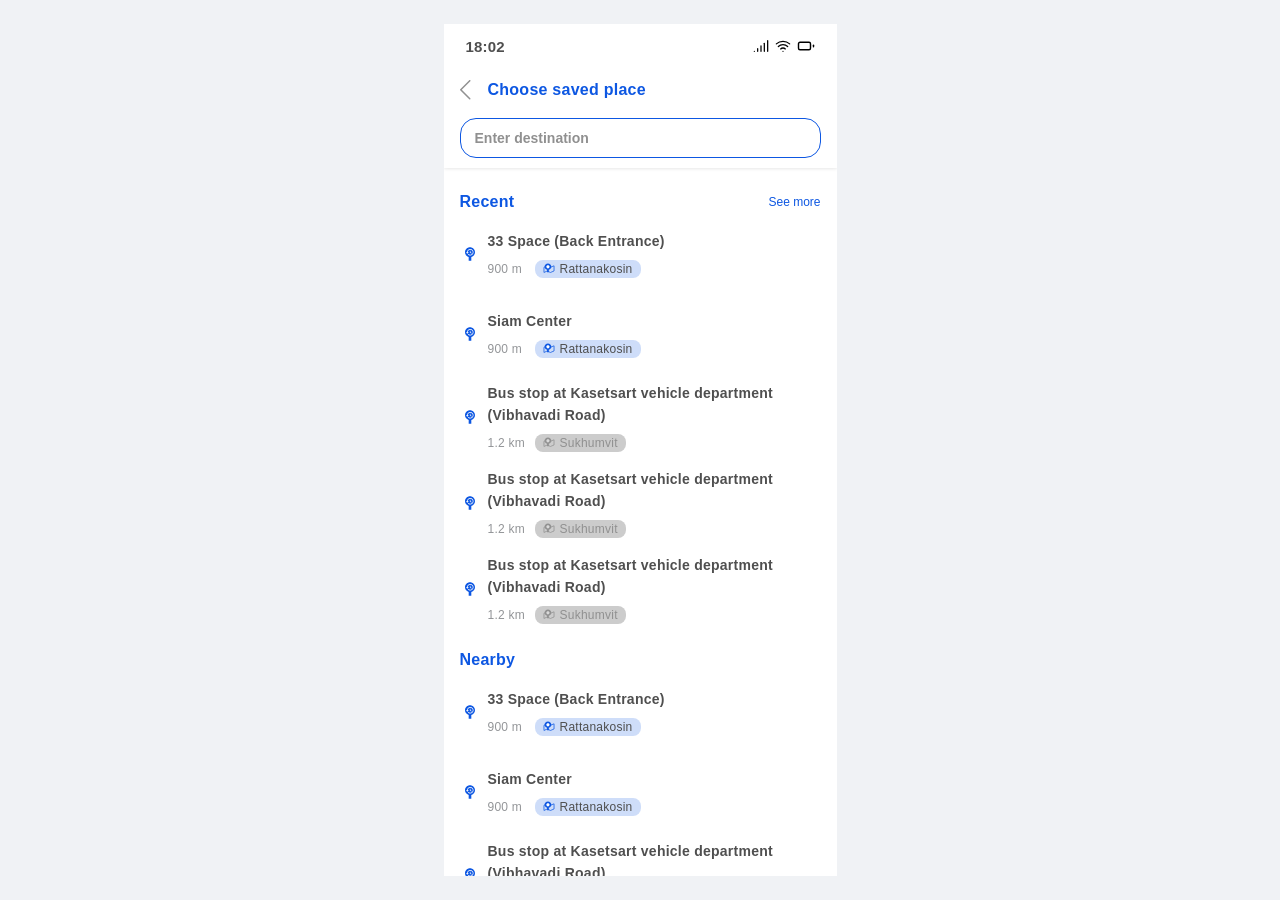
<file: add-saved-place.html>
<!DOCTYPE html>
<html lang="th">
<head>
  <meta charset="UTF-8">
  <meta name="viewport" content="width=device-width, initial-scale=1.0">
  <title>Muvmi — Add Saved Place</title>
  <link rel="manifest" href="manifest.json">
  <link rel="stylesheet" href="css/global.css">
  <link rel="stylesheet" href="pages/add-saved-place/add-saved-place.css">
  <link rel="stylesheet" href="pages/dropoff/dropoff.css">
  <link rel="stylesheet" href="css/save-favorite.css">
</head>
<body>

  <div class="phone">
    <div class="phone-body">

      <!-- ===== HEADER ===== -->
      <div class="asp-header">

        <!-- Status Bar -->
        <div class="status-bar">
          <span class="status-bar-time">9:41</span>
          <div class="status-bar-icons">
            <img src="assets/icons/signal.svg" alt="" width="16" height="16">
            <img src="assets/icons/wifi.svg" alt="" width="16" height="16">
            <img src="assets/icons/battery.svg" alt="" width="18" height="18">
          </div>
        </div>

        <div class="asp-header-content">
          <!-- Top row: back + title -->
          <div class="asp-header-top">
            <div class="asp-title-group">
              <button class="asp-back-btn tappable" onclick="history.back()">
                <img src="assets/icons/chevron-left.svg" alt="Back" width="24" height="24">
              </button>
              <span class="asp-title">Choose saved place</span>
            </div>
          </div>

          <!-- Search input -->
          <input type="text" class="asp-search-input" id="aspSearchInput" placeholder="Enter destination"
                 autocomplete="off" autocorrect="off" spellcheck="false">
        </div>

      </div>

      <!-- ===== SCROLLABLE CONTENT ===== -->
      <div class="asp-content" data-drag="vertical">

        <!-- Recent section -->
        <div class="asp-section" id="aspRecent">
          <div class="asp-section-header">
            <span class="asp-section-title">Recent</span>
            <button class="asp-section-more tappable">See more</button>
          </div>
          <div class="asp-list" id="aspRecentList"></div>
        </div>

        <!-- Nearby section -->
        <div class="asp-section" id="aspNearby">
          <div class="asp-section-header">
            <span class="asp-section-title">Nearby</span>
          </div>
          <div class="asp-list" id="aspNearbyList"></div>
        </div>

        <!-- Search results (hidden until typing) -->
        <div class="asp-section" id="aspResults" style="display:none">
          <div class="asp-section-header">
            <span class="asp-section-title">Results</span>
          </div>
          <div class="asp-list" id="aspResultsList"></div>
        </div>

      </div>

    </div><!-- /phone-body -->
  </div><!-- /phone -->

  <!-- ===== HOP-POINT INFO DIALOG ===== -->
  <div id="hpInfoDialog" class="hp-info-dialog hidden">
    <div class="hp-info-backdrop" onclick="closeHpInfo()"></div>
    <div class="hp-info-wrap">
      <div class="hp-info-card">
        <!-- Header: pin + name + close -->
        <div class="hp-card-header">
          <div class="hp-card-pin-wrap">
            <img src="assets/icons/hop-point-list.svg" alt="" width="14" height="19">
          </div>
          <span class="hp-card-name" id="hpInfoName">Hop-point</span>
          <button class="hp-card-close tappable" onclick="closeHpInfo()">
            <img src="assets/icons/x-close.svg" alt="Close" width="20" height="20">
          </button>
        </div>
        <!-- Scrollable content -->
        <div class="hp-card-scroll">
          <!-- Opening hours pill -->
          <div class="hp-hours-row">
            <button class="hp-hours-pill tappable">
              <img src="assets/icons/clock.svg" alt="" width="10" height="10">
              <span>Opening Hours</span>
              <img src="assets/icons/chevron-down-sm.svg" alt="" width="8" height="4" style="transform:rotate(180deg)">
            </button>
          </div>
          <!-- Photo carousel -->
          <div class="hp-photos-outer">
            <div class="hp-photos-track" id="hpPhotosTrack" data-drag="horizontal"></div>
          </div>
          <!-- Info section -->
          <div class="hp-info-section">
            <span class="hp-type-badge" id="hpInfoType">Mall</span>
            <p class="hp-info-desc" id="hpInfoDesc"></p>
            <p class="hp-info-dist" id="hpInfoDist"></p>
          </div>
        </div>
        <!-- Footer CTA: Save This Place -->
        <div class="hp-card-footer">
          <button class="hp-cta-outline tappable" onclick="saveFromDialog()">Save This Place</button>
        </div>
      </div>
    </div>
  </div>

  <script src="js/utils.js"></script>
  <script src="js/api.js"></script>
  <script src="js/app.js"></script>
  <script src="js/save-favorite.js"></script>
  <script src="pages/add-saved-place/add-saved-place.js"></script>

  <script>
    if ('serviceWorker' in navigator)
      navigator.serviceWorker.getRegistrations().then(regs => regs.forEach(r => r.unregister()));
  </script>
</body>
</html>
</file>
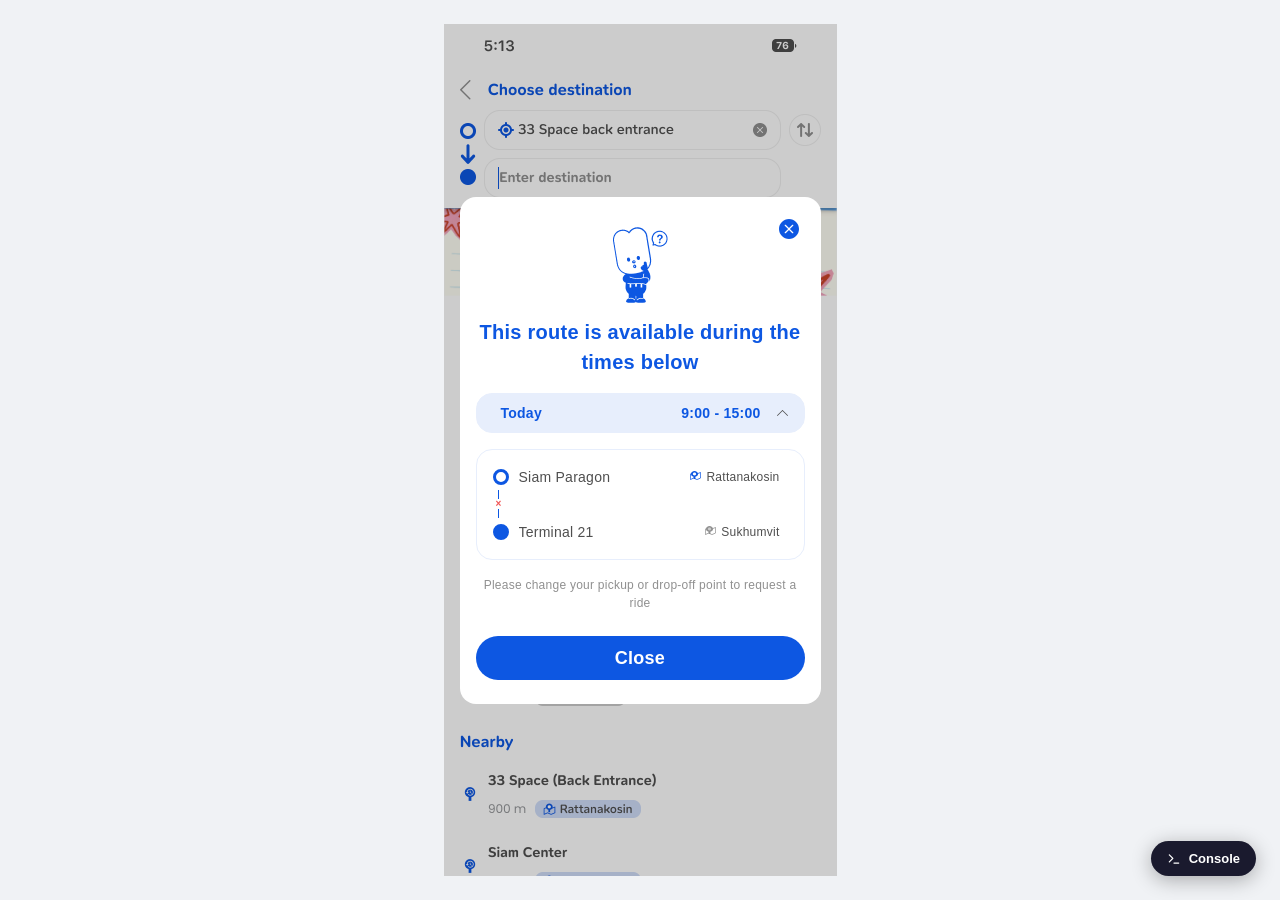
<file: route-unavailable.html>
<!DOCTYPE html>
<html lang="th">
<head>
  <meta charset="UTF-8">
  <meta name="viewport" content="width=device-width, initial-scale=1.0">
  <title>Muvmi — Route Unavailable</title>
  <link rel="manifest" href="manifest.json">
  <link rel="stylesheet" href="css/global.css">
  <link rel="stylesheet" href="pages/search/search.css">
  <link rel="stylesheet" href="pages/route-unavailable/route-unavailable.css">
</head>
<body>

  <div class="phone">

    <!-- Background: search page screenshot + dim overlay -->
    <div class="ru-bg">
      <img src="assets/images/bg-search-blur.png" alt="" class="ru-bg-img">
      <div class="ru-bg-overlay"></div>
    </div>

    <!-- Popup card -->
    <div class="ru-popup">

      <!-- Close button -->
      <button class="ru-close tappable" onclick="closePopup()">
        <img src="assets/icons/x-close.svg" alt="Close" width="20" height="20">
      </button>

      <!-- Content -->
      <div class="ru-content">

        <!-- Mascot + Title -->
        <div class="ru-header">
          <img src="assets/images/mascot-question.png" alt="" class="ru-mascot" width="88" height="88">
          <p class="ru-title">This route is available during the times below</p>
        </div>

        <!-- Schedule pill + expandable tray -->
        <div class="ru-schedule-wrap">
          <button class="ru-schedule tappable" onclick="toggleSchedule()">
            <div class="ru-schedule-text">
              <span class="ru-schedule-day">Today</span>
              <span class="ru-schedule-hours" id="ruHours">9:00 - 15:00</span>
            </div>
            <img src="assets/icons/chevron-down-sm.svg" alt="" width="11" height="6" class="ru-schedule-chevron">
          </button>
          <div class="ru-schedule-tray hidden" id="ruScheduleTray">
            <div class="ru-schedule-row">
              <span>Monday</span><span>06:30 - 22:00</span>
            </div>
            <div class="ru-schedule-row">
              <span>Tuesday</span><span>06:30 - 22:00</span>
            </div>
            <div class="ru-schedule-row ru-schedule-row--today">
              <span>Today</span><span>06:30 - 22:00</span>
            </div>
            <div class="ru-schedule-row">
              <span>Thursday</span><span>06:30 - 22:00</span>
            </div>
            <div class="ru-schedule-row">
              <span>Friday</span><span class="ru-closed">Closed</span>
            </div>
            <div class="ru-schedule-row">
              <span>Saturday</span><span>06:30 - 21:00</span>
            </div>
            <div class="ru-schedule-row">
              <span>Sunday</span><span>06:30 - 21:00</span>
            </div>
          </div>
        </div>

        <!-- Route card -->
        <div class="ru-route-card">
          <div class="ru-route-row">
            <div class="ru-dot ru-dot--pickup"></div>
            <span class="ru-route-name" id="ruPickupName">Siam Paragon</span>
            <div class="area-badge" id="ruPickupBadge">
              <div class="area-badge-icon">
                <img src="assets/icons/map-area-active.svg" class="area-badge-map" alt="">
                <img src="assets/icons/hop-point-active.svg" class="area-badge-pin" alt="">
              </div>
              <span id="ruPickupArea">Rattanakosin</span>
            </div>
          </div>
          <div class="ru-route-x">
            <div class="ru-route-x-col">
              <div class="ru-route-line"></div>
              <span class="ru-x-icon">×</span>
              <div class="ru-route-line"></div>
            </div>
          </div>
          <div class="ru-route-row">
            <div class="ru-dot ru-dot--dropoff"></div>
            <span class="ru-route-name" id="ruDropoffName">Terminal 21</span>
            <div class="area-badge" id="ruDropoffBadge">
              <div class="area-badge-icon">
                <img src="assets/icons/map-area-inactive.svg" class="area-badge-map" alt="">
                <img src="assets/icons/hop-point-inactive.svg" class="area-badge-pin" alt="">
              </div>
              <span id="ruDropoffArea">Sukhumvit</span>
            </div>
          </div>
        </div>

        <!-- Message -->
        <p class="ru-message">Please change your pickup or drop-off point to request a ride</p>

      </div>

      <!-- CTAs -->
      <div class="ru-cta-group">
        <button class="ru-cta-outline tappable hidden" id="ruBuyPassBtn">Buy Travel Pass</button>
        <button class="ru-cta tappable" onclick="closePopup()">Close</button>
      </div>

    </div>

  </div><!-- /phone -->

  <script src="js/utils.js"></script>
  <script src="js/api.js"></script>
  <script src="js/app.js"></script>
  <script src="js/area-config.js"></script>
  <script src="pages/route-unavailable/route-unavailable.js"></script>

  <!-- Proto Console -->
  <script>window.CONSOLE_PAGE = 'route-unavailable';</script>
  <script src="proto-console.js"></script>

  <!-- Console FAB -->
  <button id="c-fab" onclick="toggleConsole()" style="z-index:99999;">
    <svg width="14" height="14" viewBox="0 0 24 24" fill="none" stroke="currentColor"
      stroke-width="2.2" stroke-linecap="round" stroke-linejoin="round">
      <polyline points="4 17 10 11 4 5"/><line x1="12" y1="19" x2="20" y2="19"/>
    </svg>
    <span class="c-label">Console</span>
  </button>

  <!-- Console Panel -->
  <div id="c-panel" class="hidden" style="background:#1A1A2E;z-index:99999;">
    <div style="padding:10px 16px;border-bottom:1px solid rgba(255,255,255,0.08);display:flex;align-items:center;justify-content:space-between;">
      <span style="font-size:11px;font-weight:700;letter-spacing:0.6px;color:rgba(255,255,255,0.4);text-transform:uppercase;">Prototype Console</span>
      <button onclick="toggleConsole()" style="background:none;border:none;color:rgba(255,255,255,0.35);cursor:pointer;font-size:15px;line-height:1;padding:0;">&#x2715;</button>
    </div>
    <div style="padding:12px 16px;border-bottom:1px solid rgba(255,255,255,0.08);">
      <div style="font-size:11px;font-weight:700;letter-spacing:0.5px;color:rgba(255,255,255,0.4);text-transform:uppercase;margin-bottom:8px;">Pages</div>
      <div style="display:flex;flex-direction:column;gap:4px;">
        <a href="index.html" style="display:flex;align-items:center;gap:8px;background:rgba(255,255,255,0.08);border-radius:10px;padding:8px 12px;color:#fff;text-decoration:none;font-size:13px;font-weight:600;">Home</a>
        <a href="search.html" style="display:flex;align-items:center;gap:8px;background:rgba(255,255,255,0.08);border-radius:10px;padding:8px 12px;color:#fff;text-decoration:none;font-size:13px;font-weight:600;">Search</a>
        <a href="route-unavailable.html" style="display:flex;align-items:center;gap:8px;background:rgba(251,191,36,0.15);border:1px solid rgba(251,191,36,0.25);border-radius:10px;padding:8px 12px;color:#FCD34D;text-decoration:none;font-size:13px;font-weight:600;">
          Route Unavailable <span style="margin-left:auto;font-size:10px;opacity:0.5;">current</span>
        </a>
        <a href="service-selection.html" style="display:flex;align-items:center;gap:8px;background:rgba(255,255,255,0.08);border-radius:10px;padding:8px 12px;color:#fff;text-decoration:none;font-size:13px;font-weight:600;">Service Selection</a>
        <a href="saved-places.html" style="display:flex;align-items:center;gap:8px;background:rgba(255,255,255,0.08);border-radius:10px;padding:8px 12px;color:#fff;text-decoration:none;font-size:13px;font-weight:600;">Saved Places</a>
      </div>
    </div>
    <div style="padding:12px 16px;">
      <div style="font-size:11px;font-weight:700;letter-spacing:0.5px;color:rgba(255,255,255,0.4);text-transform:uppercase;margin-bottom:8px;">Scenarios</div>
      <div style="display:flex;flex-direction:column;gap:4px;">
        <button onclick="runScenario(1)" style="display:flex;align-items:center;gap:8px;background:rgba(255,255,255,0.08);border:none;border-radius:10px;padding:8px 12px;color:#fff;cursor:pointer;font-size:13px;font-weight:600;font-family:inherit;text-align:left;">
          <span style="color:rgba(255,255,255,0.35);font-size:11px;">&#x25B6;</span> Time-limited route
        </button>
        <button onclick="runScenario(2)" style="display:flex;align-items:center;gap:8px;background:rgba(255,255,255,0.08);border:none;border-radius:10px;padding:8px 12px;color:#fff;cursor:pointer;font-size:13px;font-weight:600;font-family:inherit;text-align:left;">
          <span style="color:rgba(255,255,255,0.35);font-size:11px;">&#x25B6;</span> Travel pass required
        </button>
        <button onclick="runScenario(3)" style="display:flex;align-items:center;gap:8px;background:rgba(255,255,255,0.08);border:none;border-radius:10px;padding:8px 12px;color:#fff;cursor:pointer;font-size:13px;font-weight:600;font-family:inherit;text-align:left;">
          <span style="color:rgba(255,255,255,0.35);font-size:11px;">&#x25B6;</span> Route not available
        </button>
      </div>
    </div>
  </div>

  <script>
    if ('serviceWorker' in navigator)
      navigator.serviceWorker.getRegistrations().then(regs => regs.forEach(r => r.unregister()));
  </script>
</body>
</html>
</file>
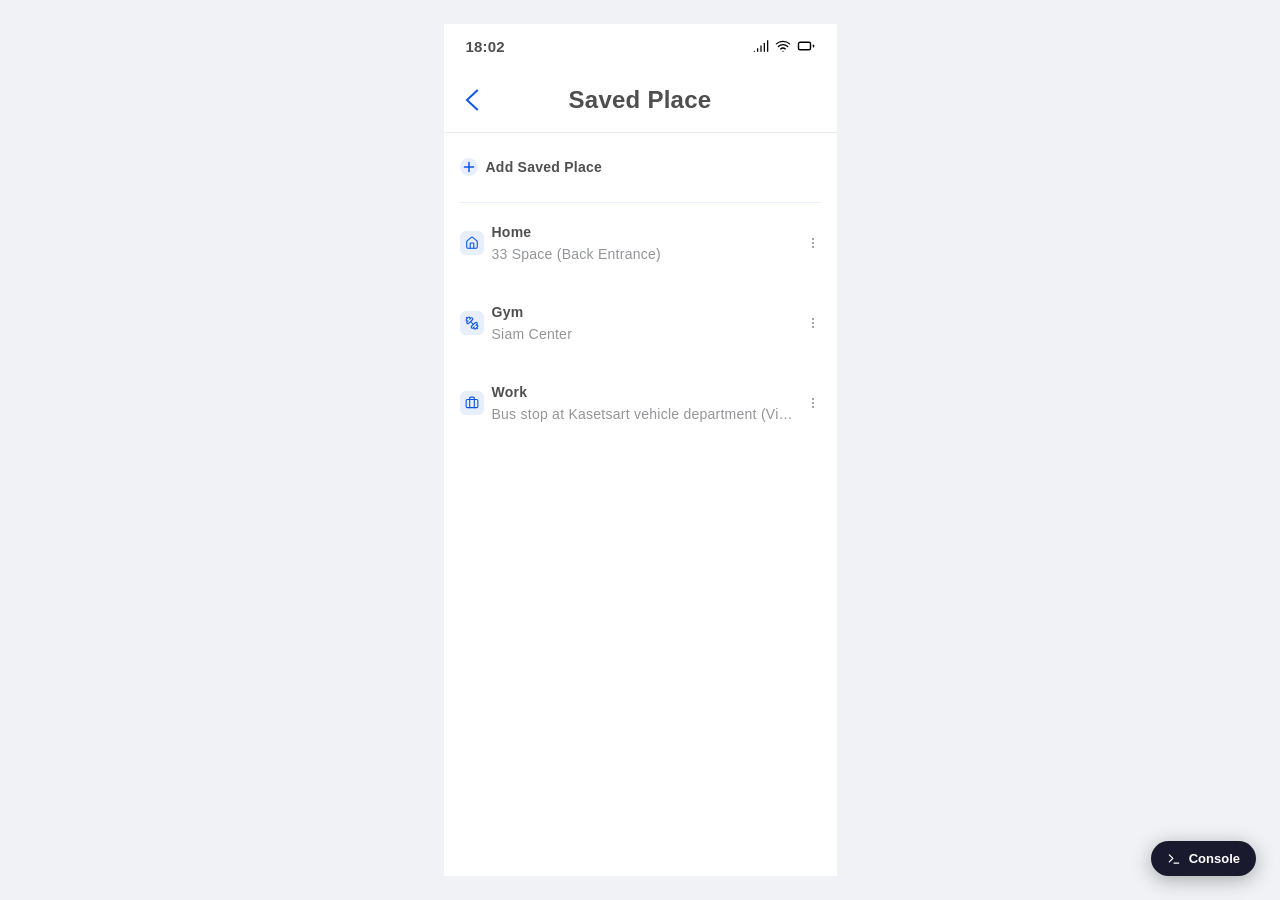
<file: saved-places.html>
<!DOCTYPE html>
<html lang="th">
<head>
  <meta charset="UTF-8">
  <meta name="viewport" content="width=device-width, initial-scale=1.0">
  <title>Muvmi — Saved Places</title>
  <link rel="manifest" href="manifest.json">
  <link rel="stylesheet" href="css/global.css">
  <link rel="stylesheet" href="pages/saved-places/saved-places.css">
  <link rel="stylesheet" href="css/save-favorite.css">
</head>
<body>

  <div class="phone">
    <div class="phone-body">

      <!-- Status Bar -->
      <div class="status-bar">
        <span class="status-bar-time">9:41</span>
        <div class="status-bar-icons">
          <img src="assets/icons/signal.svg" alt="" width="16" height="16">
          <img src="assets/icons/wifi.svg" alt="" width="16" height="16">
          <img src="assets/icons/battery.svg" alt="" width="18" height="18">
        </div>
      </div>

      <!-- Top Bar -->
      <div class="sp-bar" data-section="spBar">
        <button class="sp-back-btn tappable" onclick="history.back()">
          <img src="assets/icons/back-arrow-24.svg" alt="Back" width="24" height="24">
        </button>
        <span class="sp-bar-title" data-id="spTitle">Saved Place</span>
      </div>

      <!-- Content -->
      <div class="sp-content" data-drag="vertical">

        <!-- Add Saved Place -->
        <div class="sp-add-row tappable" data-id="spAdd" onclick="window.location.href='add-saved-place.html'">
          <img src="assets/icons/add-rounded.svg" alt="">
          <span class="sp-add-text">Add Saved Place</span>
        </div>

        <!-- Saved Places List -->
        <div class="sp-list" id="spList" data-section="spList">
          <!-- Rendered by JS -->
        </div>

      </div>

    </div><!-- /phone-body -->
  </div><!-- /phone -->

  <script src="js/utils.js"></script>
  <script src="js/api.js"></script>
  <script src="js/app.js"></script>
  <script src="js/save-favorite.js"></script>
  <script src="pages/saved-places/saved-places.js"></script>

  <!-- Proto Console -->
  <script>window.CONSOLE_PAGE = 'saved-places';</script>
  <script src="proto-console.js"></script>

  <!-- Comment overlay -->
  <div id="c-overlay" class="hidden"
    style="position:fixed;top:0;left:0;right:0;bottom:0;z-index:99998;cursor:crosshair;"
    onclick="handleCommentClick(event)"></div>

  <!-- Console FAB -->
  <button id="c-fab" onclick="toggleConsole()" style="z-index:99999;">
    <svg width="14" height="14" viewBox="0 0 24 24" fill="none" stroke="currentColor"
      stroke-width="2.2" stroke-linecap="round" stroke-linejoin="round">
      <polyline points="4 17 10 11 4 5"/><line x1="12" y1="19" x2="20" y2="19"/>
    </svg>
    <span class="c-label">Console</span>
  </button>

  <!-- Console Panel -->
  <div id="c-panel" class="hidden" style="background:#1A1A2E;z-index:99999;">

    <div style="padding:10px 16px;border-bottom:1px solid rgba(255,255,255,0.08);display:flex;align-items:center;justify-content:space-between;">
      <span style="font-size:11px;font-weight:700;letter-spacing:0.6px;color:rgba(255,255,255,0.4);text-transform:uppercase;">Prototype Console</span>
      <button onclick="toggleConsole()" style="background:none;border:none;color:rgba(255,255,255,0.35);cursor:pointer;font-size:15px;line-height:1;padding:0;">&#x2715;</button>
    </div>

    <div style="padding:12px 16px;border-bottom:1px solid rgba(255,255,255,0.08);">
      <div style="display:flex;align-items:center;justify-content:space-between;margin-bottom:8px;">
        <span style="font-size:11px;font-weight:700;letter-spacing:0.5px;color:rgba(255,255,255,0.4);text-transform:uppercase;">Comment</span>
        <span id="c-comment-count" class="hidden" style="font-size:10px;font-weight:800;background:#FBBF24;color:#000;border-radius:99px;padding:1px 7px;">0</span>
      </div>
      <button id="c-comment-btn" onclick="toggleCommentMode()"
        style="width:100%;display:flex;align-items:center;gap:8px;background:rgba(255,255,255,0.08);border:none;border-radius:10px;padding:9px 12px;color:#fff;cursor:pointer;font-family:inherit;transition:background 0.15s;">
        <svg width="13" height="13" viewBox="0 0 24 24" fill="none" stroke="currentColor" stroke-width="2.2" stroke-linecap="round" stroke-linejoin="round">
          <path d="M21 15a2 2 0 0 1-2 2H7l-4 4V5a2 2 0 0 1 2-2h14a2 2 0 0 1 2 2z"/>
        </svg>
        <span style="font-size:13px;font-weight:600;">Pin a comment</span>
      </button>
      <div id="c-comments-list" style="margin-top:6px;max-height:140px;overflow-y:auto;"></div>
    </div>

    <div style="padding:12px 16px;border-bottom:1px solid rgba(255,255,255,0.08);">
      <div style="font-size:11px;font-weight:700;letter-spacing:0.5px;color:rgba(255,255,255,0.4);text-transform:uppercase;margin-bottom:8px;">State</div>
      <button onclick="consoleReset()"
        style="width:100%;display:flex;align-items:center;gap:8px;background:rgba(255,255,255,0.08);border:none;border-radius:10px;padding:9px 12px;color:#fff;cursor:pointer;font-family:inherit;">
        <svg width="13" height="13" viewBox="0 0 24 24" fill="none" stroke="currentColor" stroke-width="2.2" stroke-linecap="round" stroke-linejoin="round">
          <polyline points="1 4 1 10 7 10"/><path d="M3.51 15a9 9 0 1 0 .49-4.49"/>
        </svg>
        <span style="font-size:13px;font-weight:600;">Reset</span>
      </button>
    </div>

    <div style="padding:12px 16px;border-bottom:1px solid rgba(255,255,255,0.08);">
      <div style="font-size:11px;font-weight:700;letter-spacing:0.5px;color:rgba(255,255,255,0.4);text-transform:uppercase;margin-bottom:8px;">Pages</div>
      <div style="display:flex;flex-direction:column;gap:4px;">
        <a href="index.html" style="display:flex;align-items:center;gap:8px;background:rgba(255,255,255,0.08);border-radius:10px;padding:8px 12px;color:#fff;text-decoration:none;font-size:13px;font-weight:600;">Home</a>
        <a href="search.html" style="display:flex;align-items:center;gap:8px;background:rgba(255,255,255,0.08);border-radius:10px;padding:8px 12px;color:#fff;text-decoration:none;font-size:13px;font-weight:600;">Search</a>
        <a href="select-dropoff.html" style="display:flex;align-items:center;gap:8px;background:rgba(255,255,255,0.08);border-radius:10px;padding:8px 12px;color:#fff;text-decoration:none;font-size:13px;font-weight:600;">Nearby Dropoff</a>
        <a href="saved-places.html" style="display:flex;align-items:center;gap:8px;background:rgba(251,191,36,0.15);border:1px solid rgba(251,191,36,0.25);border-radius:10px;padding:8px 12px;color:#FCD34D;text-decoration:none;font-size:13px;font-weight:600;">
          Saved Places <span style="margin-left:auto;font-size:10px;opacity:0.5;">current</span>
        </a>
      </div>
    </div>

  </div>

  <script>
    if ('serviceWorker' in navigator)
      navigator.serviceWorker.getRegistrations().then(regs => regs.forEach(r => r.unregister()));
  </script>
</body>
</html>
</file>
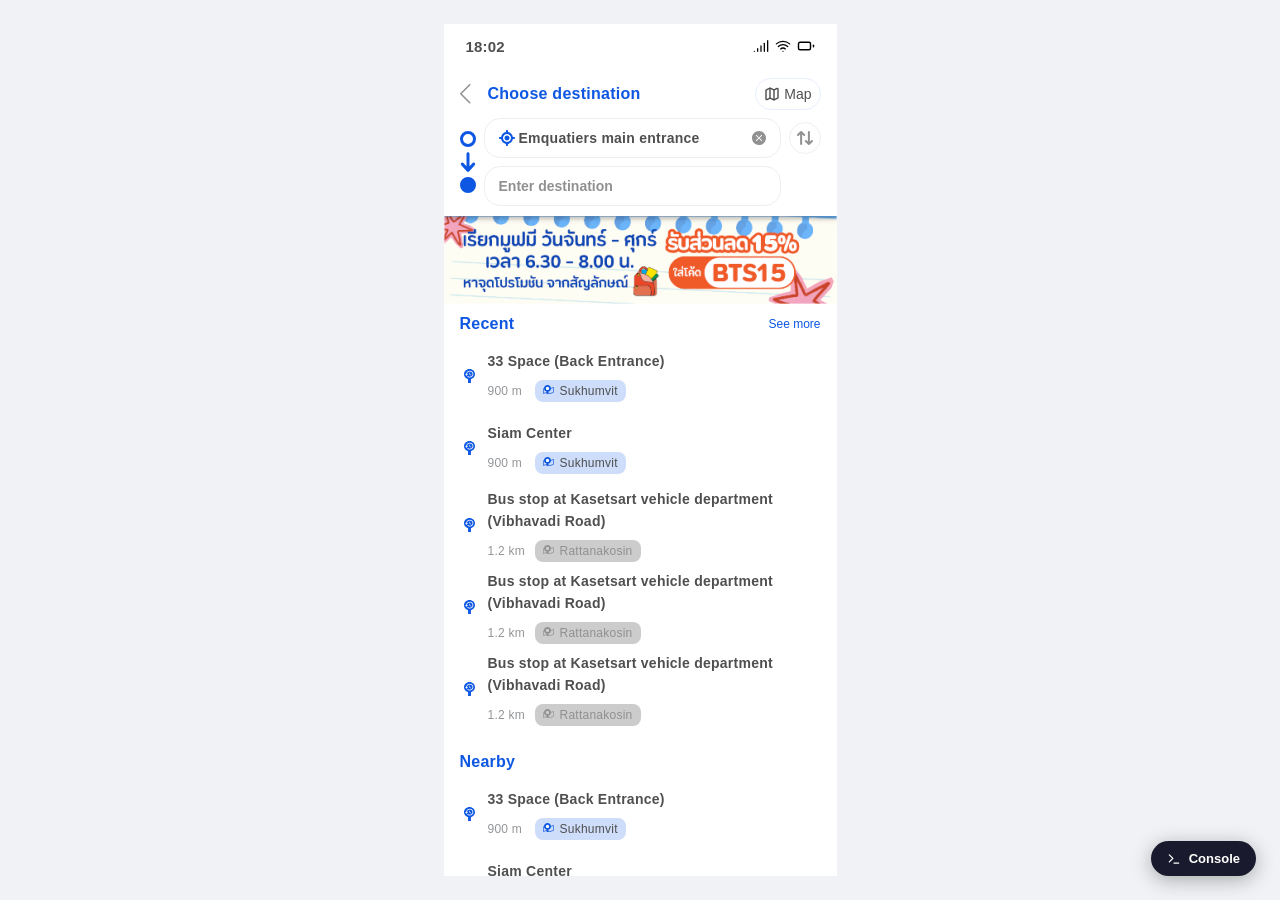
<file: search.html>
<!DOCTYPE html>
<html lang="th">
<head>
  <meta charset="UTF-8">
  <meta name="viewport" content="width=device-width, initial-scale=1.0">
  <title>Muvmi — Search</title>
  <link rel="manifest" href="manifest.json">
  <link rel="stylesheet" href="css/global.css">
  <link rel="stylesheet" href="pages/search/search.css">
</head>
<body>

  <div class="phone">
    <div class="phone-body">

      <!-- ===== SEARCH HEADER (sticky) ===== -->
      <div class="search-header" data-section="searchHeader">

        <!-- Status Bar (light) -->
        <div class="status-bar">
          <span class="status-bar-time">9:41</span>
          <div class="status-bar-icons">
            <img src="assets/icons/signal.svg" alt="" width="16" height="16">
            <img src="assets/icons/wifi.svg" alt="" width="16" height="16">
            <img src="assets/icons/battery.svg" alt="" width="18" height="18">
          </div>
        </div>

        <!-- Header Content -->
        <div class="search-header-content">

          <!-- Top Row: Back + Title + Map -->
          <div class="search-header-top">
            <div class="search-title-group">
              <button class="back-btn tappable" onclick="history.back()">
                <img src="assets/icons/chevron-left.svg" alt="Back" width="24" height="24">
              </button>
              <span class="search-page-title" data-id="searchPageTitle">Choose destination</span>
            </div>
            <button class="map-chip tappable" onclick="window.location.href='choose-map.html'">
              <img src="assets/icons/map-chip.svg" alt="" width="16" height="16">
              <span>Map</span>
            </button>
          </div>

          <!-- Inputs Row -->
          <div class="search-inputs-row">

            <!-- Connector: pickup dot → arrow → destination dot -->
            <div class="input-connector">
              <div class="connector-dot connector-dot--pickup"></div>
              <div class="connector-arrow-wrap">
                <img src="assets/icons/arrow-up-fill.svg" alt="" class="connector-arrow-img">
              </div>
              <div class="connector-dot connector-dot--destination"></div>
            </div>

            <!-- Fields -->
            <div class="search-fields">

              <!-- Pickup field + Swap button -->
              <div class="search-field-pickup-row">
                <div class="search-field search-field--pickup tappable" data-id="pickupField"
                     onclick="activatePickup()">
                  <div class="search-field-left">
                    <img src="assets/icons/location-pin-input.svg" alt="" width="16" height="16" id="pickupIcon">
                    <span class="pickup-field-text" data-id="pickupText">Emquatiers main entrance</span>
                    <input
                      type="text"
                      id="pickupInput"
                      class="destination-input"
                      placeholder="Enter pickup point"
                      autocomplete="off"
                      autocorrect="off"
                      spellcheck="false"
                      style="display:none"
                    >
                  </div>
                  <div class="field-clear-btn">
                    <img src="assets/icons/x-clear-1.svg" alt="">
                    <img src="assets/icons/x-clear-2.svg" alt="">
                  </div>
                </div>
                <button class="swap-btn tappable" data-id="swapBtn" onclick="swapPickupDest()">
                  <img src="assets/icons/swap.svg" alt="Swap" width="32" height="32">
                </button>
              </div>

              <!-- Destination field -->
              <div class="search-field search-field--destination" data-id="destinationField">
                <input
                  type="text"
                  id="destinationInput"
                  class="destination-input"
                  placeholder="Enter destination"
                  autocomplete="off"
                  autocorrect="off"
                  spellcheck="false"
                >
              </div>

            </div>
          </div>
        </div>
      </div>

      <!-- ===== SCROLLABLE CONTENT ===== -->
      <div class="scroll-area" id="searchScroll" data-drag="vertical">
        <div class="search-content">

          <!-- Promo Banner -->
          <div class="search-promo" data-section="promoBanner">
            <img src="assets/images/search-promo-banner.png" alt="Promotion">
          </div>

          <!-- Recent Section -->
          <div class="search-section" data-section="recent">
            <div class="search-section-header">
              <span class="search-section-title">Recent</span>
              <button class="see-more-btn tappable">See more</button>
            </div>
            <div class="search-results">

              <div class="search-result-item tappable">
                <div class="result-icon">
                  <img src="assets/icons/hop-point.svg" alt="" width="10.3" height="13.8">
                </div>
                <div class="result-content">
                  <p class="result-name">33 Space (Back Entrance)</p>
                  <div class="result-meta">
                    <span class="result-distance">900 m</span>
                    <div class="area-badge area-badge--active">
                      <div class="area-badge-icon">
                        <img src="assets/icons/map-area-active.svg" class="area-badge-map" alt="">
                        <img src="assets/icons/hop-point-active.svg" class="area-badge-pin" alt="">
                      </div>
                      <span>Sukhumvit</span>
                    </div>
                  </div>
                </div>
              </div>

              <div class="search-result-item tappable">
                <div class="result-icon">
                  <img src="assets/icons/hop-point.svg" alt="" width="10.3" height="13.8">
                </div>
                <div class="result-content">
                  <p class="result-name">Siam Center</p>
                  <div class="result-meta">
                    <span class="result-distance">900 m</span>
                    <div class="area-badge area-badge--active">
                      <div class="area-badge-icon">
                        <img src="assets/icons/map-area-active.svg" class="area-badge-map" alt="">
                        <img src="assets/icons/hop-point-active.svg" class="area-badge-pin" alt="">
                      </div>
                      <span>Sukhumvit</span>
                    </div>
                  </div>
                </div>
              </div>

              <div class="search-result-item tappable">
                <div class="result-icon">
                  <img src="assets/icons/hop-point.svg" alt="" width="10.3" height="13.8">
                </div>
                <div class="result-content">
                  <p class="result-name">Bus stop at Kasetsart vehicle department (Vibhavadi Road)</p>
                  <div class="result-meta">
                    <span class="result-distance">1.2 km</span>
                    <div class="area-badge area-badge--inactive">
                      <div class="area-badge-icon">
                        <img src="assets/icons/map-area-inactive.svg" class="area-badge-map" alt="">
                        <img src="assets/icons/hop-point-inactive.svg" class="area-badge-pin" alt="">
                      </div>
                      <span>Rattanakosin</span>
                    </div>
                  </div>
                </div>
              </div>

              <div class="search-result-item tappable">
                <div class="result-icon">
                  <img src="assets/icons/hop-point.svg" alt="" width="10.3" height="13.8">
                </div>
                <div class="result-content">
                  <p class="result-name">Bus stop at Kasetsart vehicle department (Vibhavadi Road)</p>
                  <div class="result-meta">
                    <span class="result-distance">1.2 km</span>
                    <div class="area-badge area-badge--inactive">
                      <div class="area-badge-icon">
                        <img src="assets/icons/map-area-inactive.svg" class="area-badge-map" alt="">
                        <img src="assets/icons/hop-point-inactive.svg" class="area-badge-pin" alt="">
                      </div>
                      <span>Rattanakosin</span>
                    </div>
                  </div>
                </div>
              </div>

              <div class="search-result-item tappable">
                <div class="result-icon">
                  <img src="assets/icons/hop-point.svg" alt="" width="10.3" height="13.8">
                </div>
                <div class="result-content">
                  <p class="result-name">Bus stop at Kasetsart vehicle department (Vibhavadi Road)</p>
                  <div class="result-meta">
                    <span class="result-distance">1.2 km</span>
                    <div class="area-badge area-badge--inactive">
                      <div class="area-badge-icon">
                        <img src="assets/icons/map-area-inactive.svg" class="area-badge-map" alt="">
                        <img src="assets/icons/hop-point-inactive.svg" class="area-badge-pin" alt="">
                      </div>
                      <span>Rattanakosin</span>
                    </div>
                  </div>
                </div>
              </div>

            </div>
          </div>

          <!-- Search Results (shown when user is typing; place + hop-point mix) -->
          <div class="search-section" data-section="searchResults" style="display:none">
            <div class="search-results">

              <!-- ── Place result: Siam Paragon ── -->
              <div class="search-result-group" data-id="placeGroup-siamParagon">

                <!-- Place header row -->
                <div class="search-result-item search-result-item--place tappable"
                     data-id="placeRow-siamParagon"
                     onclick="navigateToDropoff(this)">
                  <div class="result-icon result-icon--place">
                    <img src="assets/icons/place-icon.svg" alt="" width="20" height="20">
                  </div>
                  <div class="result-content">
                    <p class="result-name">Siam Paragon</p>
                    <div class="result-meta">
                      <span class="result-distance">1.2 km</span>
                      <div class="area-badge area-badge--active">
                        <div class="area-badge-icon">
                          <img src="assets/icons/map-area-active.svg" class="area-badge-map" alt="">
                          <img src="assets/icons/hop-point-active.svg" class="area-badge-pin" alt="">
                        </div>
                        <span>Sukhumvit</span>
                      </div>
                    </div>
                  </div>
                </div>

                <!-- First 2 hop-points: always visible -->
                <div class="search-result-item search-result-item--child tappable"
>
                  <div class="result-icon">
                    <img src="assets/icons/hop-point.svg" alt="" width="10.3" height="13.8">
                  </div>
                  <div class="result-content">
                    <p class="result-name">Siam Paragon (Main Entrance)</p>
                    <div class="result-meta">
                      <span class="result-distance">50 m</span>
                      <div class="area-badge area-badge--active">
                        <div class="area-badge-icon">
                          <img src="assets/icons/map-area-active.svg" class="area-badge-map" alt="">
                          <img src="assets/icons/hop-point-active.svg" class="area-badge-pin" alt="">
                        </div>
                        <span>Sukhumvit</span>
                      </div>
                    </div>
                  </div>
                </div>

                <div class="search-result-item search-result-item--child tappable"
>
                  <div class="result-icon">
                    <img src="assets/icons/hop-point.svg" alt="" width="10.3" height="13.8">
                  </div>
                  <div class="result-content">
                    <p class="result-name">Siam Paragon (Back Gate, Rama I)</p>
                    <div class="result-meta">
                      <span class="result-distance">120 m</span>
                      <div class="area-badge area-badge--active">
                        <div class="area-badge-icon">
                          <img src="assets/icons/map-area-active.svg" class="area-badge-map" alt="">
                          <img src="assets/icons/hop-point-active.svg" class="area-badge-pin" alt="">
                        </div>
                        <span>Sukhumvit</span>
                      </div>
                    </div>
                  </div>
                </div>

                <!-- View more / collapse toggle -->
                <button class="view-more-btn tappable" data-id="viewMoreBtn-siamParagon"
                        onclick="togglePlaceHoppoints('siamParagon')">
                  <span class="view-more-label">View more (3)</span>
                  <img src="assets/icons/chevron-right.svg" class="view-more-chevron" alt="" width="6" height="11">
                </button>

                <!-- Additional hop-points: hidden until expanded -->
                <div class="place-hoppoints" data-id="placeHoppoints-siamParagon">

                  <div class="search-result-item search-result-item--child tappable"
  >
                    <div class="result-icon">
                      <img src="assets/icons/hop-point.svg" alt="" width="10.3" height="13.8">
                    </div>
                    <div class="result-content">
                      <p class="result-name">Siam Paragon (Parking Entrance B)</p>
                      <div class="result-meta">
                        <span class="result-distance">200 m</span>
                        <div class="area-badge area-badge--active">
                          <div class="area-badge-icon">
                            <img src="assets/icons/map-area-active.svg" class="area-badge-map" alt="">
                            <img src="assets/icons/hop-point-active.svg" class="area-badge-pin" alt="">
                          </div>
                          <span>Sukhumvit</span>
                        </div>
                      </div>
                    </div>
                  </div>

                  <div class="search-result-item search-result-item--child tappable"
  >
                    <div class="result-icon">
                      <img src="assets/icons/hop-point.svg" alt="" width="10.3" height="13.8">
                    </div>
                    <div class="result-content">
                      <p class="result-name">Siam Paragon (Parking Entrance C)</p>
                      <div class="result-meta">
                        <span class="result-distance">250 m</span>
                        <div class="area-badge area-badge--active">
                          <div class="area-badge-icon">
                            <img src="assets/icons/map-area-active.svg" class="area-badge-map" alt="">
                            <img src="assets/icons/hop-point-active.svg" class="area-badge-pin" alt="">
                          </div>
                          <span>Sukhumvit</span>
                        </div>
                      </div>
                    </div>
                  </div>

                  <div class="search-result-item search-result-item--child tappable"
  >
                    <div class="result-icon">
                      <img src="assets/icons/hop-point.svg" alt="" width="10.3" height="13.8">
                    </div>
                    <div class="result-content">
                      <p class="result-name">Siam Paragon (Parking Entrance D)</p>
                      <div class="result-meta">
                        <span class="result-distance">300 m</span>
                        <div class="area-badge area-badge--active">
                          <div class="area-badge-icon">
                            <img src="assets/icons/map-area-active.svg" class="area-badge-map" alt="">
                            <img src="assets/icons/hop-point-active.svg" class="area-badge-pin" alt="">
                          </div>
                          <span>Sukhumvit</span>
                        </div>
                      </div>
                    </div>
                  </div>

                </div><!-- /place-hoppoints -->

              </div><!-- /placeGroup-siamParagon -->

              <!-- ── Regular hop-point results ── -->
              <div class="search-result-item tappable">
                <div class="result-icon">
                  <img src="assets/icons/hop-point.svg" alt="" width="10.3" height="13.8">
                </div>
                <div class="result-content">
                  <p class="result-name">Siam Center (Main Entrance)</p>
                  <div class="result-meta">
                    <span class="result-distance">250 m</span>
                    <div class="area-badge area-badge--active">
                      <div class="area-badge-icon">
                        <img src="assets/icons/map-area-active.svg" class="area-badge-map" alt="">
                        <img src="assets/icons/hop-point-active.svg" class="area-badge-pin" alt="">
                      </div>
                      <span>Sukhumvit</span>
                    </div>
                  </div>
                </div>
              </div>

              <div class="search-result-item tappable">
                <div class="result-icon">
                  <img src="assets/icons/hop-point.svg" alt="" width="10.3" height="13.8">
                </div>
                <div class="result-content">
                  <p class="result-name">BTS Siam (Exit 3)</p>
                  <div class="result-meta">
                    <span class="result-distance">400 m</span>
                    <div class="area-badge area-badge--active">
                      <div class="area-badge-icon">
                        <img src="assets/icons/map-area-active.svg" class="area-badge-map" alt="">
                        <img src="assets/icons/hop-point-active.svg" class="area-badge-pin" alt="">
                      </div>
                      <span>Sukhumvit</span>
                    </div>
                  </div>
                </div>
              </div>

            </div>
          </div><!-- /searchResults -->

          <!-- Nearby Section -->
          <div class="search-section" data-section="nearby">
            <div class="search-section-header">
              <span class="search-section-title">Nearby</span>
            </div>
            <div class="search-results">

              <div class="search-result-item tappable">
                <div class="result-icon">
                  <img src="assets/icons/hop-point.svg" alt="" width="10.3" height="13.8">
                </div>
                <div class="result-content">
                  <p class="result-name">33 Space (Back Entrance)</p>
                  <div class="result-meta">
                    <span class="result-distance">900 m</span>
                    <div class="area-badge area-badge--active">
                      <div class="area-badge-icon">
                        <img src="assets/icons/map-area-active.svg" class="area-badge-map" alt="">
                        <img src="assets/icons/hop-point-active.svg" class="area-badge-pin" alt="">
                      </div>
                      <span>Sukhumvit</span>
                    </div>
                  </div>
                </div>
              </div>

              <div class="search-result-item tappable">
                <div class="result-icon">
                  <img src="assets/icons/hop-point.svg" alt="" width="10.3" height="13.8">
                </div>
                <div class="result-content">
                  <p class="result-name">Siam Center</p>
                  <div class="result-meta">
                    <span class="result-distance">900 m</span>
                    <div class="area-badge area-badge--active">
                      <div class="area-badge-icon">
                        <img src="assets/icons/map-area-active.svg" class="area-badge-map" alt="">
                        <img src="assets/icons/hop-point-active.svg" class="area-badge-pin" alt="">
                      </div>
                      <span>Sukhumvit</span>
                    </div>
                  </div>
                </div>
              </div>

              <div class="search-result-item tappable">
                <div class="result-icon">
                  <img src="assets/icons/hop-point.svg" alt="" width="10.3" height="13.8">
                </div>
                <div class="result-content">
                  <p class="result-name">Bus stop at Kasetsart vehicle department (Vibhavadi Road)</p>
                  <div class="result-meta">
                    <span class="result-distance">1.2 km</span>
                    <div class="area-badge area-badge--inactive">
                      <div class="area-badge-icon">
                        <img src="assets/icons/map-area-inactive.svg" class="area-badge-map" alt="">
                        <img src="assets/icons/hop-point-inactive.svg" class="area-badge-pin" alt="">
                      </div>
                      <span>Rattanakosin</span>
                    </div>
                  </div>
                </div>
              </div>

            </div>
          </div>

        </div>
      </div><!-- /scroll-area -->

    </div><!-- /phone-body -->
  </div><!-- /phone -->

  <script src="js/utils.js"></script>
  <script src="js/api.js"></script>
  <script src="js/app.js"></script>
  <script src="js/area-config.js"></script>
  <script>document.write('<script src="pages/search/search.js?' + Date.now() + '"><\/script>');</script>

  <!-- Proto Console -->
  <script>window.CONSOLE_PAGE = 'search';</script>
  <script src="proto-console.js"></script>
  <script>
    /* consoleReset and runScenario are defined in search.js — don't override them here */
  </script>

  <!-- Comment overlay -->
  <div id="c-overlay" class="hidden"
    style="position:fixed;top:0;left:0;right:0;bottom:0;z-index:99998;cursor:crosshair;"
    onclick="handleCommentClick(event)"></div>

  <!-- Console FAB -->
  <button id="c-fab" onclick="toggleConsole()" style="z-index:99999;">
    <svg width="14" height="14" viewBox="0 0 24 24" fill="none" stroke="currentColor"
      stroke-width="2.2" stroke-linecap="round" stroke-linejoin="round">
      <polyline points="4 17 10 11 4 5"/><line x1="12" y1="19" x2="20" y2="19"/>
    </svg>
    <span class="c-label">Console</span>
  </button>

  <!-- Console Panel -->
  <div id="c-panel" class="hidden" style="background:#1A1A2E;z-index:99999;">

    <div style="padding:10px 16px;border-bottom:1px solid rgba(255,255,255,0.08);display:flex;align-items:center;justify-content:space-between;">
      <span style="font-size:11px;font-weight:700;letter-spacing:0.6px;color:rgba(255,255,255,0.4);text-transform:uppercase;">Prototype Console</span>
      <button onclick="toggleConsole()" style="background:none;border:none;color:rgba(255,255,255,0.35);cursor:pointer;font-size:15px;line-height:1;padding:0;">&#x2715;</button>
    </div>

    <div style="padding:12px 16px;border-bottom:1px solid rgba(255,255,255,0.08);">
      <div style="display:flex;align-items:center;justify-content:space-between;margin-bottom:8px;">
        <span style="font-size:11px;font-weight:700;letter-spacing:0.5px;color:rgba(255,255,255,0.4);text-transform:uppercase;">Comment</span>
        <span id="c-comment-count" class="hidden" style="font-size:10px;font-weight:800;background:#FBBF24;color:#000;border-radius:99px;padding:1px 7px;">0</span>
      </div>
      <button id="c-comment-btn" onclick="toggleCommentMode()"
        style="width:100%;display:flex;align-items:center;gap:8px;background:rgba(255,255,255,0.08);border:none;border-radius:10px;padding:9px 12px;color:#fff;cursor:pointer;font-family:inherit;transition:background 0.15s;">
        <svg width="13" height="13" viewBox="0 0 24 24" fill="none" stroke="currentColor" stroke-width="2.2" stroke-linecap="round" stroke-linejoin="round">
          <path d="M21 15a2 2 0 0 1-2 2H7l-4 4V5a2 2 0 0 1 2-2h14a2 2 0 0 1 2 2z"/>
        </svg>
        <span style="font-size:13px;font-weight:600;">Pin a comment</span>
      </button>
      <div id="c-comments-list" style="margin-top:6px;max-height:140px;overflow-y:auto;"></div>
    </div>

    <div style="padding:12px 16px;border-bottom:1px solid rgba(255,255,255,0.08);">
      <div style="font-size:11px;font-weight:700;letter-spacing:0.5px;color:rgba(255,255,255,0.4);text-transform:uppercase;margin-bottom:8px;">State</div>
      <button onclick="consoleReset()"
        style="width:100%;display:flex;align-items:center;gap:8px;background:rgba(255,255,255,0.08);border:none;border-radius:10px;padding:9px 12px;color:#fff;cursor:pointer;font-family:inherit;">
        <svg width="13" height="13" viewBox="0 0 24 24" fill="none" stroke="currentColor" stroke-width="2.2" stroke-linecap="round" stroke-linejoin="round">
          <polyline points="1 4 1 10 7 10"/><path d="M3.51 15a9 9 0 1 0 .49-4.49"/>
        </svg>
        <span style="font-size:13px;font-weight:600;">Reset</span>
      </button>
    </div>

    <div style="padding:12px 16px;border-bottom:1px solid rgba(255,255,255,0.08);">
      <div style="font-size:11px;font-weight:700;letter-spacing:0.5px;color:rgba(255,255,255,0.4);text-transform:uppercase;margin-bottom:8px;">Pages</div>
      <div style="display:flex;flex-direction:column;gap:4px;">
        <a href="index.html" style="display:flex;align-items:center;gap:8px;background:rgba(255,255,255,0.08);border-radius:10px;padding:8px 12px;color:#fff;text-decoration:none;font-size:13px;font-weight:600;">
          Home
        </a>
        <a href="search.html" style="display:flex;align-items:center;gap:8px;background:rgba(251,191,36,0.15);border:1px solid rgba(251,191,36,0.25);border-radius:10px;padding:8px 12px;color:#FCD34D;text-decoration:none;font-size:13px;font-weight:600;">
          Search <span style="margin-left:auto;font-size:10px;opacity:0.5;">current</span>
        </a>
        <a href="select-dropoff.html" style="display:flex;align-items:center;gap:8px;background:rgba(255,255,255,0.08);border-radius:10px;padding:8px 12px;color:#fff;text-decoration:none;font-size:13px;font-weight:600;">
          Select Drop-off
        </a>
        <a href="saved-places.html" style="display:flex;align-items:center;gap:8px;background:rgba(255,255,255,0.08);border-radius:10px;padding:8px 12px;color:#fff;text-decoration:none;font-size:13px;font-weight:600;">Saved Places</a>
        <a href="request.html" style="display:flex;align-items:center;gap:8px;background:rgba(255,255,255,0.08);border-radius:10px;padding:8px 12px;color:#fff;text-decoration:none;font-size:13px;font-weight:600;">Request</a>
      </div>
    </div>

    <div style="padding:12px 16px;">
      <div style="font-size:11px;font-weight:700;letter-spacing:0.5px;color:rgba(255,255,255,0.4);text-transform:uppercase;margin-bottom:8px;">Scenarios</div>
      <div style="display:flex;flex-direction:column;gap:4px;">
        <button onclick="runScenario(0)" style="display:flex;align-items:center;gap:8px;background:rgba(255,255,255,0.08);border:none;border-radius:10px;padding:8px 12px;color:#fff;cursor:pointer;font-size:13px;font-weight:600;font-family:inherit;text-align:left;">
          <span style="color:rgba(255,255,255,0.35);font-size:11px;">&#x25B6;</span> Search: Default
        </button>
        <button onclick="runScenario(1)" style="display:flex;align-items:center;gap:8px;background:rgba(255,255,255,0.08);border:none;border-radius:10px;padding:8px 12px;color:#fff;cursor:pointer;font-size:13px;font-weight:600;font-family:inherit;text-align:left;">
          <span style="color:rgba(255,255,255,0.35);font-size:11px;">&#x25B6;</span> Search: Place results
        </button>
      </div>
    </div>

  </div>

  <script>
    if ('serviceWorker' in navigator)
      navigator.serviceWorker.getRegistrations().then(regs => regs.forEach(r => r.unregister()));
  </script>
</body>
</html>
</file>
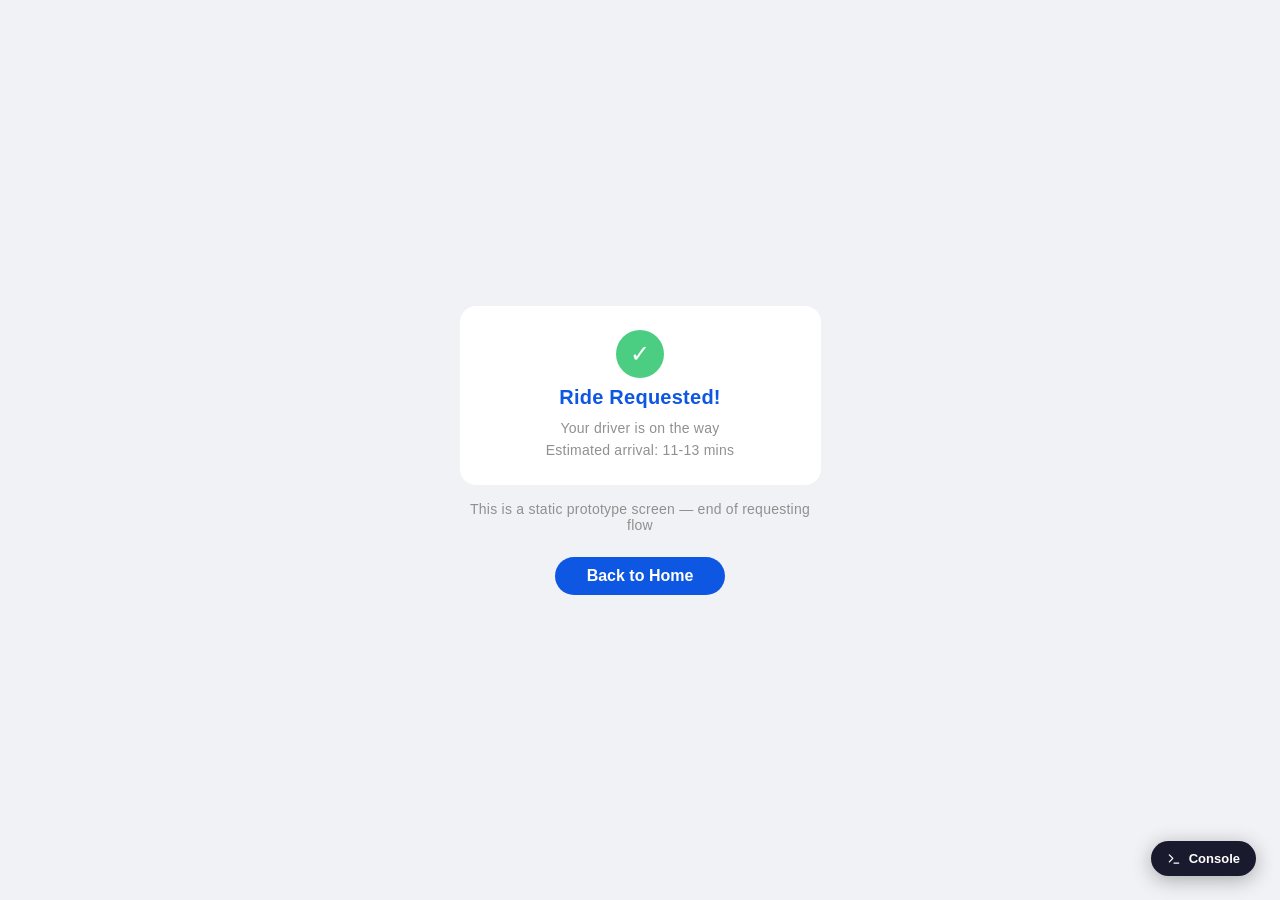
<file: tracking.html>
<!DOCTYPE html>
<html lang="th">
<head>
  <meta charset="UTF-8">
  <meta name="viewport" content="width=device-width, initial-scale=1.0">
  <title>Muvmi — Waiting for Ride</title>
  <link rel="manifest" href="manifest.json">
  <link rel="stylesheet" href="css/global.css">
  <style>
    .phone {
      display: flex;
      flex-direction: column;
    }
    .tracking-screen {
      flex: 1;
      display: flex;
      align-items: center;
      justify-content: center;
      background: #F0F2F5;
      padding: 16px;
      text-align: center;
    }
    .tracking-placeholder {
      display: flex;
      flex-direction: column;
      align-items: center;
      gap: 16px;
    }
    .tracking-placeholder img {
      width: 100%;
      max-width: 361px;
      border-radius: 16px;
      box-shadow: 0 2px 8px rgba(0,0,0,0.1);
    }
    .tracking-label {
      font-size: 14px;
      font-weight: 500;
      color: var(--color-text-muted);
      font-family: var(--font-family);
    }
    .tracking-home-btn {
      margin-top: 8px;
      padding: 10px 32px;
      background: var(--color-primary);
      color: white;
      border: none;
      border-radius: 24px;
      font-size: 16px;
      font-weight: 600;
      font-family: var(--font-family);
      cursor: pointer;
    }
    .tracking-success {
      display: flex;
      flex-direction: column;
      align-items: center;
      gap: 8px;
      padding: 24px;
      background: white;
      border-radius: 16px;
      width: 100%;
    }
    .tracking-success-icon {
      width: 48px;
      height: 48px;
      background: var(--color-positive);
      border-radius: 50%;
      display: flex;
      align-items: center;
      justify-content: center;
      font-size: 24px;
      color: white;
    }
    .tracking-success-title {
      font-size: 20px;
      font-weight: 600;
      color: var(--color-primary);
      font-family: var(--font-family);
    }
    .tracking-success-desc {
      font-size: 14px;
      font-weight: 500;
      color: var(--color-text-muted);
      font-family: var(--font-family);
      line-height: 22px;
    }
  </style>
</head>
<body>

  <div class="phone">
    <div class="tracking-screen">
      <div class="tracking-placeholder">
        <div class="tracking-success">
          <div class="tracking-success-icon">✓</div>
          <span class="tracking-success-title">Ride Requested!</span>
          <span class="tracking-success-desc">Your driver is on the way<br>Estimated arrival: 11-13 mins</span>
        </div>
        <span class="tracking-label">This is a static prototype screen — end of requesting flow</span>
        <button class="tracking-home-btn tappable" onclick="window.location.href='index.html'">Back to Home</button>
      </div>
    </div>
  </div>

  <script src="js/utils.js"></script>
  <script src="js/app.js"></script>

  <!-- Proto Console -->
  <script>window.CONSOLE_PAGE = 'tracking';</script>
  <script src="proto-console.js"></script>

  <!-- Console FAB -->
  <button id="c-fab" onclick="toggleConsole()" style="z-index:99999;">
    <svg width="14" height="14" viewBox="0 0 24 24" fill="none" stroke="currentColor"
      stroke-width="2.2" stroke-linecap="round" stroke-linejoin="round">
      <polyline points="4 17 10 11 4 5"/><line x1="12" y1="19" x2="20" y2="19"/>
    </svg>
    <span class="c-label">Console</span>
  </button>

  <!-- Console Panel -->
  <div id="c-panel" class="hidden" style="background:#1A1A2E;z-index:99999;">
    <div style="padding:10px 16px;border-bottom:1px solid rgba(255,255,255,0.08);display:flex;align-items:center;justify-content:space-between;">
      <span style="font-size:11px;font-weight:700;letter-spacing:0.6px;color:rgba(255,255,255,0.4);text-transform:uppercase;">Prototype Console</span>
      <button onclick="toggleConsole()" style="background:none;border:none;color:rgba(255,255,255,0.35);cursor:pointer;font-size:15px;line-height:1;padding:0;">&#x2715;</button>
    </div>
    <div style="padding:12px 16px;">
      <div style="font-size:11px;font-weight:700;letter-spacing:0.5px;color:rgba(255,255,255,0.4);text-transform:uppercase;margin-bottom:8px;">Pages</div>
      <div style="display:flex;flex-direction:column;gap:4px;">
        <a href="index.html" style="display:flex;align-items:center;gap:8px;background:rgba(255,255,255,0.08);border-radius:10px;padding:8px 12px;color:#fff;text-decoration:none;font-size:13px;font-weight:600;">Home</a>
        <a href="request.html" style="display:flex;align-items:center;gap:8px;background:rgba(255,255,255,0.08);border-radius:10px;padding:8px 12px;color:#fff;text-decoration:none;font-size:13px;font-weight:600;">Request</a>
        <a href="tracking.html" style="display:flex;align-items:center;gap:8px;background:rgba(251,191,36,0.15);border:1px solid rgba(251,191,36,0.25);border-radius:10px;padding:8px 12px;color:#FCD34D;text-decoration:none;font-size:13px;font-weight:600;">
          Tracking <span style="margin-left:auto;font-size:10px;opacity:0.5;">current</span>
        </a>
        <a href="saved-places.html" style="display:flex;align-items:center;gap:8px;background:rgba(255,255,255,0.08);border-radius:10px;padding:8px 12px;color:#fff;text-decoration:none;font-size:13px;font-weight:600;">Saved Places</a>
      </div>
    </div>
  </div>

  <script>
    if ('serviceWorker' in navigator)
      navigator.serviceWorker.getRegistrations().then(regs => regs.forEach(r => r.unregister()));
  </script>
</body>
</html>
</file>
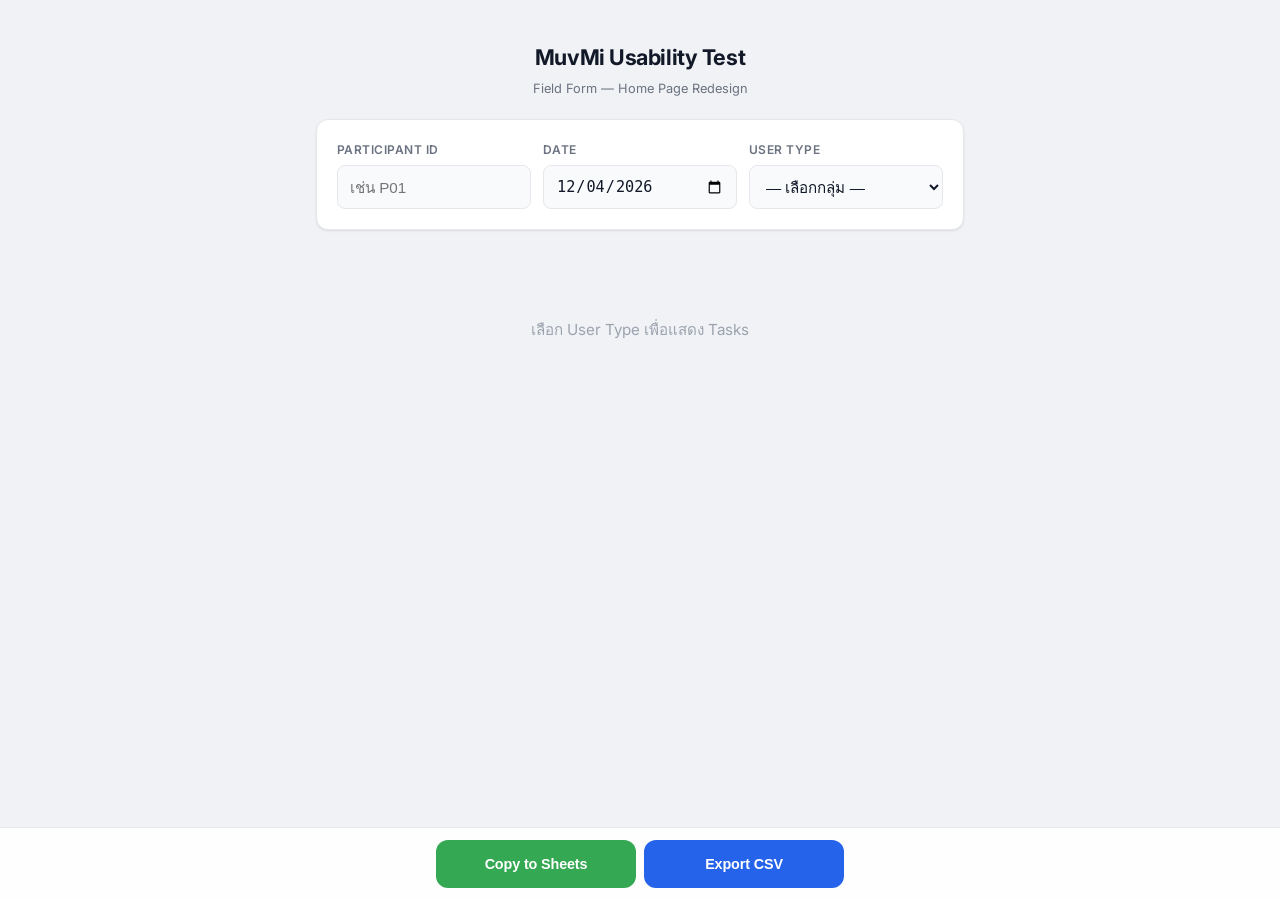
<file: Testing/usability-test.html>
<!DOCTYPE html>
<html lang="th">
<head>
<meta charset="UTF-8">
<meta name="viewport" content="width=device-width, initial-scale=1.0">
<link rel="preconnect" href="https://fonts.googleapis.com">
<link rel="preconnect" href="https://fonts.gstatic.com" crossorigin>
<link href="https://fonts.googleapis.com/css2?family=Inter:wght@400;500;600;700;800&display=swap" rel="stylesheet">
<title>MuvMi Usability Test — Field Form</title>
<style>
*, *::before, *::after { box-sizing: border-box; margin: 0; padding: 0; }
html { touch-action: manipulation; -webkit-tap-highlight-color: transparent; }

:root {
  --bg: #f0f2f5;
  --card: #ffffff;
  --scenario-bg: #fffbeb;
  --scenario-border: #f59e0b;
  --scenario-text: #92400e;
  --obs-bg: #f0fdf4;
  --obs-border: #22c55e;
  --obs-text: #166534;
  --question-bg: #eff6ff;
  --question-border: #3b82f6;
  --question-text: #1e40af;
  --primary: #2563eb;
  --primary-hover: #1d4ed8;
  --primary-light: #dbeafe;
  --text: #111827;
  --text-sec: #6b7280;
  --text-ter: #9ca3af;
  --border: #e5e7eb;
  --border-focus: #93c5fd;
  --input-bg: #f9fafb;
  --radius: 12px;
  --radius-sm: 8px;
  --shadow-sm: 0 1px 2px rgba(0,0,0,0.05);
  --shadow: 0 1px 3px rgba(0,0,0,0.06), 0 1px 2px rgba(0,0,0,0.04);
  --shadow-md: 0 4px 6px -1px rgba(0,0,0,0.07), 0 2px 4px -2px rgba(0,0,0,0.05);
}

body {
  font-family: 'Inter', -apple-system, BlinkMacSystemFont, 'Segoe UI', Roboto, sans-serif;
  background: var(--bg);
  color: var(--text);
  line-height: 1.6;
  padding: 0;
  padding-bottom: calc(80px + env(safe-area-inset-bottom, 0px));
  -webkit-font-smoothing: antialiased;
  -moz-osx-font-smoothing: grayscale;
}

/* ── Focus ring (a11y) ───────────────────────────── */
:focus-visible {
  outline: 2px solid var(--primary);
  outline-offset: 2px;
  border-radius: 4px;
}

input:focus-visible, select:focus-visible, textarea:focus-visible {
  outline: none;
  border-color: var(--primary);
  box-shadow: 0 0 0 3px var(--primary-light);
}

.container {
  max-width: 680px;
  margin: 0 auto;
  padding: 16px;
}

/* ── Page header ─────────────────────────────────── */
.page-header {
  text-align: center;
  padding: 24px 0 20px;
}

.page-header h1 {
  font-size: 1.35rem;
  font-weight: 700;
  color: var(--text);
  letter-spacing: -0.02em;
}

.page-header .subtitle {
  color: var(--text-sec);
  font-size: 0.8rem;
  margin-top: 4px;
  font-weight: 400;
}

/* ── Header form ─────────────────────────────────── */
.header-form {
  background: var(--card);
  border-radius: var(--radius);
  padding: 20px;
  margin-bottom: 28px;
  box-shadow: var(--shadow);
  border: 1px solid var(--border);
}

.form-row {
  display: flex;
  flex-wrap: wrap;
  gap: 12px;
}

.form-group {
  flex: 1;
  min-width: 140px;
}

.form-group label {
  display: block;
  font-size: 0.75rem;
  font-weight: 600;
  color: var(--text-sec);
  margin-bottom: 6px;
  text-transform: uppercase;
  letter-spacing: 0.04em;
}

.form-group input,
.form-group select {
  width: 100%;
  height: 44px;
  padding: 0 12px;
  border: 1.5px solid var(--border);
  border-radius: var(--radius-sm);
  font-size: 0.95rem;
  background: var(--input-bg);
  color: var(--text);
  transition: border-color 0.2s, box-shadow 0.2s;
}

/* ── Task cards ──────────────────────────────────── */
.task-list { display: flex; flex-direction: column; gap: 20px; }

.task-card {
  background: var(--card);
  border-radius: var(--radius);
  box-shadow: var(--shadow);
  border: 1px solid var(--border);
  overflow: hidden;
}

.task-header {
  background: var(--primary);
  color: #fff;
  padding: 14px 20px;
  font-weight: 600;
  font-size: 0.95rem;
  letter-spacing: -0.01em;
}

.task-body { padding: 0; }

/* ── Section labels ──────────────────────────────── */
.section-label {
  display: flex;
  align-items: center;
  gap: 8px;
  padding: 16px 20px 8px;
  font-weight: 700;
  font-size: 0.7rem;
  text-transform: uppercase;
  letter-spacing: 0.06em;
}

.section-label.scenario-label { color: var(--scenario-text); }
.section-label.obs-label { color: var(--obs-text); }
.section-label.question-label { color: var(--question-text); }

.section-icon {
  width: 20px;
  height: 20px;
  border-radius: 6px;
  display: inline-flex;
  align-items: center;
  justify-content: center;
  font-size: 0.65rem;
  font-weight: 800;
  color: #fff;
  flex-shrink: 0;
}

.scenario-label .section-icon { background: var(--scenario-border); }
.obs-label .section-icon { background: var(--obs-border); }
.question-label .section-icon { background: var(--question-border); }

/* ── Scenario box ────────────────────────────────── */
.scenario-box {
  background: var(--scenario-bg);
  border-left: 3px solid var(--scenario-border);
  margin: 0 16px 12px;
  padding: 14px 16px;
  border-radius: 0 var(--radius-sm) var(--radius-sm) 0;
  font-size: 0.9rem;
  line-height: 1.75;
  color: var(--scenario-text);
}

/* ── Observation box ─────────────────────────────── */
.obs-box {
  background: var(--obs-bg);
  border-left: 3px solid var(--obs-border);
  margin: 0 16px 12px;
  padding: 14px 16px;
  border-radius: 0 var(--radius-sm) var(--radius-sm) 0;
}

.obs-item { margin-bottom: 16px; }
.obs-item:last-child { margin-bottom: 0; }

.obs-item-label {
  font-size: 0.88rem;
  margin-bottom: 8px;
  display: flex;
  flex-wrap: wrap;
  align-items: baseline;
  gap: 6px;
  line-height: 1.5;
  color: var(--text);
}

.tag {
  display: inline-block;
  font-size: 0.6rem;
  font-weight: 700;
  padding: 2px 8px;
  border-radius: 4px;
  white-space: nowrap;
  flex-shrink: 0;
  letter-spacing: 0.02em;
  text-transform: uppercase;
}

.tag-check { background: #dcfce7; color: #166534; }
.tag-yesno { background: #ffedd5; color: #9a3412; }
.tag-textarea { background: #ede9fe; color: #5b21b6; }

/* Checkbox — touch-friendly 44px tap target */
.checkbox-wrap {
  display: flex;
  align-items: center;
  gap: 10px;
}

.checkbox-wrap input[type="checkbox"] {
  appearance: none;
  -webkit-appearance: none;
  width: 24px;
  height: 24px;
  border: 2px solid var(--border);
  border-radius: 6px;
  background: #fff;
  cursor: pointer;
  position: relative;
  flex-shrink: 0;
  transition: all 0.15s;
}

.checkbox-wrap input[type="checkbox"]:checked {
  background: var(--primary);
  border-color: var(--primary);
}

.checkbox-wrap input[type="checkbox"]:checked::after {
  content: '';
  position: absolute;
  left: 7px;
  top: 3px;
  width: 6px;
  height: 12px;
  border: solid #fff;
  border-width: 0 2.5px 2.5px 0;
  transform: rotate(45deg);
}

.checkbox-wrap label {
  font-size: 0.9rem;
  cursor: pointer;
  padding: 10px 0;
  min-height: 44px;
  display: flex;
  align-items: center;
}

/* Yes/No buttons */
.yesno-wrap {
  display: flex;
  flex-direction: column;
  gap: 8px;
}

.yesno-btns {
  display: flex;
  gap: 8px;
}

.yesno-btn {
  flex: 1;
  height: 44px;
  border: 2px solid var(--border);
  border-radius: var(--radius-sm);
  background: #fff;
  font-size: 0.9rem;
  font-weight: 600;
  color: var(--text);
  cursor: pointer;
  transition: all 0.15s ease;
}

.yesno-btn:active { transform: scale(0.96); }

.yesno-btn.sel-yes {
  background: #dcfce7;
  border-color: #22c55e;
  color: #166534;
}

.yesno-btn.sel-no {
  background: #fee2e2;
  border-color: #ef4444;
  color: #991b1b;
}

.yesno-note {
  width: 100%;
  padding: 10px 12px;
  border: 1.5px solid #86efac;
  border-radius: var(--radius-sm);
  font-size: 0.85rem;
  min-height: 44px;
  resize: vertical;
  background: #fff;
  font-family: inherit;
  line-height: 1.5;
  color: var(--text);
  transition: border-color 0.2s, box-shadow 0.2s;
}

.obs-item select {
  width: 100%;
  height: 44px;
  padding: 0 12px;
  border: 1.5px solid #86efac;
  border-radius: var(--radius-sm);
  font-size: 0.9rem;
  background: #fff;
  color: var(--text);
  transition: border-color 0.2s, box-shadow 0.2s;
}

/* Textarea */
.obs-item textarea {
  width: 100%;
  padding: 12px;
  border: 1.5px solid #86efac;
  border-radius: var(--radius-sm);
  font-size: 0.9rem;
  min-height: 80px;
  resize: vertical;
  background: #fff;
  font-family: inherit;
  line-height: 1.5;
  color: var(--text);
  transition: border-color 0.2s, box-shadow 0.2s;
}

/* ── Question box ────────────────────────────────── */
.question-box {
  background: var(--question-bg);
  border-left: 3px solid var(--question-border);
  margin: 0 16px 16px;
  padding: 14px 16px;
  border-radius: 0 var(--radius-sm) var(--radius-sm) 0;
}

.q-item { margin-bottom: 20px; }
.q-item:last-child { margin-bottom: 0; }

.q-item-label {
  font-size: 0.88rem;
  margin-bottom: 10px;
  font-weight: 500;
  line-height: 1.5;
  color: var(--text);
}

/* Preset buttons */
.preset-wrap {
  display: flex;
  flex-wrap: wrap;
  gap: 6px;
  margin-bottom: 8px;
}

.preset-btn {
  padding: 6px 12px;
  border: 1.5px solid #bfdbfe;
  border-radius: 20px;
  background: #fff;
  font-size: 0.78rem;
  color: var(--primary);
  cursor: pointer;
  transition: all 0.15s ease;
  font-family: inherit;
  line-height: 1.3;
}

.preset-btn:hover {
  background: var(--primary-light);
  border-color: var(--primary);
}

.preset-btn:active {
  transform: scale(0.95);
}

.preset-btn.used {
  background: var(--primary-light);
  border-color: var(--primary);
}

.q-item textarea {
  width: 100%;
  padding: 12px;
  border: 1.5px solid #93c5fd;
  border-radius: var(--radius-sm);
  font-size: 0.9rem;
  min-height: 80px;
  resize: vertical;
  background: #fff;
  font-family: inherit;
  line-height: 1.5;
  color: var(--text);
  transition: border-color 0.2s, box-shadow 0.2s;
}

/* ── Rating buttons ──────────────────────────────── */
.rating-wrap {
  display: flex;
  align-items: center;
  gap: 8px;
}

.rating-btn {
  width: 48px;
  height: 48px;
  border-radius: 12px;
  border: 2px solid var(--border);
  background: #fff;
  font-size: 1.05rem;
  font-weight: 700;
  color: var(--text);
  cursor: pointer;
  transition: all 0.15s ease;
  flex-shrink: 0;
}

.rating-btn:hover {
  border-color: var(--primary);
  background: var(--primary-light);
}

.rating-btn:active {
  transform: scale(0.93);
}

.rating-btn.selected {
  background: var(--primary);
  color: #fff;
  border-color: var(--primary);
  box-shadow: 0 2px 8px rgba(37,99,235,0.3);
}

.rating-labels {
  display: flex;
  justify-content: space-between;
  font-size: 0.68rem;
  color: var(--text-ter);
  margin-top: 6px;
  padding: 0 4px;
  font-weight: 500;
}

/* ── No observations ─────────────────────────────── */
.no-obs {
  color: var(--text-ter);
  font-style: italic;
  font-size: 0.85rem;
}

/* ── Export bar ───────────────────────────────────── */
.export-wrap {
  position: fixed;
  bottom: 0;
  left: 0;
  right: 0;
  background: rgba(255,255,255,0.92);
  backdrop-filter: blur(12px);
  -webkit-backdrop-filter: blur(12px);
  padding: 12px 16px;
  padding-bottom: calc(12px + env(safe-area-inset-bottom, 0px));
  border-top: 1px solid var(--border);
  z-index: 100;
  display: flex;
  justify-content: center;
  gap: 8px;
}

.export-btn {
  border: none;
  height: 48px;
  padding: 0 20px;
  border-radius: 12px;
  font-size: 0.9rem;
  font-weight: 600;
  cursor: pointer;
  flex: 1;
  max-width: 200px;
  transition: background 0.2s, transform 0.1s;
  letter-spacing: -0.01em;
}

.export-btn:active { transform: scale(0.97); }

.btn-csv {
  background: var(--primary);
  color: #fff;
}

.btn-csv:hover { background: var(--primary-hover); }

.btn-sheets {
  background: #34a853;
  color: #fff;
}

.btn-sheets:hover { background: #2d9249; }

.copy-toast {
  position: fixed;
  bottom: 80px;
  left: 50%;
  transform: translateX(-50%) translateY(20px);
  background: #1a1a1a;
  color: #fff;
  padding: 10px 20px;
  border-radius: 10px;
  font-size: 0.85rem;
  font-weight: 500;
  opacity: 0;
  transition: opacity 0.2s, transform 0.2s;
  z-index: 200;
  pointer-events: none;
}

.copy-toast.show {
  opacity: 1;
  transform: translateX(-50%) translateY(0);
}

/* ── Placeholder ─────────────────────────────────── */
.placeholder-msg {
  text-align: center;
  color: var(--text-ter);
  padding: 60px 20px;
  font-size: 0.95rem;
}

/* ── Responsive ──────────────────────────────────── */
@media (max-width: 480px) {
  .container { padding: 12px; }
  .form-group { min-width: 100%; }
  .task-header { font-size: 0.9rem; padding: 12px 16px; }
  .scenario-box, .obs-box, .question-box { margin: 0 12px 10px; padding: 12px; }
  .page-header h1 { font-size: 1.2rem; }
  .rating-btn { width: 40px; height: 40px; border-radius: 10px; font-size: 0.95rem; }
}
</style>
</head>
<body>

<div class="container">
  <div class="page-header">
    <h1>MuvMi Usability Test</h1>
    <p class="subtitle">Field Form — Home Page Redesign</p>
  </div>

  <div class="header-form">
    <div class="form-row">
      <div class="form-group">
        <label for="participantId">Participant ID</label>
        <input type="text" id="participantId" placeholder="เช่น P01">
      </div>
      <div class="form-group">
        <label for="testDate">Date</label>
        <input type="date" id="testDate">
      </div>
      <div class="form-group">
        <label for="userType">User Type</label>
        <select id="userType">
          <option value="">— เลือกกลุ่ม —</option>
          <option value="P.1">P.1 — New User</option>
          <option value="P.2">P.2 — Casual User</option>
          <option value="P.3">P.3 — Recurring User</option>
        </select>
      </div>
    </div>
  </div>

  <div id="taskContainer">
    <p class="placeholder-msg">เลือก User Type เพื่อแสดง Tasks</p>
  </div>
</div>

<div class="export-wrap">
  <button class="export-btn btn-sheets" onclick="copyToSheets()">Copy to Sheets</button>
  <button class="export-btn btn-csv" onclick="exportCSV()">Export CSV</button>
</div>
<div class="copy-toast" id="copyToast">Copied to clipboard</div>

<script>
// ── Data ──────────────────────────────────────────────

var taskData = {
  "P.1": [
    {
      title: "Task 1: First Impression (Homepage)",
      scenario: 'เปิดหน้า Home ให้ผู้ใช้ดู — "เมื่อเห็นหน้านี้ครั้งแรก บอกได้ไหมว่าเห็นอะไรบ้าง"',
      observations: [
        { type: "textarea", label: "สิ่งแรกที่ผู้ใช้สังเกตเห็นหรือกด", presets: ["Search", "Map", "Card"] }
      ],
      questions: [
        { type: "text", label: "อะไรเป็นสิ่งแรกที่สะดุดตา?" },
        { type: "text", label: 'ผู้ใช้เข้าใจคำว่า "Your Area" และ "Pickup at" หรือไม่', presets: ["เข้าใจ", "ไม่เข้าใจ"] },
        { type: "text", label: "เมื่อเห็นหน้านี้ครั้งแรก คุณคิดว่าแอปนี้ใช้ทำอะไร?" },
        { type: "text", label: "มีส่วนไหนที่คุณไม่เข้าใจหรือไม่แน่ใจว่าคืออะไร?" }
      ]
    },
    {
      title: "Task 2: Place Suggestions (Suggestion Section)",
      scenario: 'ให้ผู้ใช้ดูส่วน "Get around Bangkok with MuvMi" และการ์ดสถานที่',
      observations: [
        { type: "textarea", label: "ผู้ใช้ scroll ลงมาเห็นส่วนนี้เองหรือต้องชี้ให้ดู", presets: ["เห็นเอง", "ต้องชี้"] }
      ],
      questions: [
        { type: "text", label: 'คุณคิดว่าส่วน "Get around Bangkok with MuvMi" คืออะไร และมีไว้ทำอะไร?', presets: ["แนะนำสถานที่"] },
        { type: "text", label: "หากกดที่การ์ดสถานที่ คุณคาดว่าจะเกิดอะไรขึ้น?", presets: ["เดินทาง", "ดูรายละเอียด"] },
        { type: "text", label: "ข้อมูลบนการ์ดเพียงพอให้คุณตัดสินใจกดหรือไม่? อยากเห็นข้อมูลอะไรเพิ่ม?", presets: ["เพียงพอ", "ไม่พอ"] },
        { type: "text", label: "ระยะทางที่แสดง คุณเข้าใจว่าเป็นระยะทางจากที่ไหน?", presets: ["ตัวเอง"] },
        { type: "text", label: "สถานที่แนะนำเหล่านี้มีประโยชน์กับคุณแค่ไหน และในสถานการณ์ใด?" }
      ]
    },
    {
      title: "Task 3: Banner & Trending (Promotion)",
      scenario: 'ให้ผู้ใช้ดูแบนเนอร์และส่วน "Trending now"',
      observations: [
        { type: "textarea", label: "ผู้ใช้พยายามกดแบนเนอร์หรือไม่", presets: ["ใช่", "ไม่"] }
      ],
      questions: [
        { type: "text", label: "คุณเข้าใจว่าแบนเนอร์นี้กำลังสื่อสารอะไร?", presets: ["โฆษณา", "โปรโมชัน"] },
        { type: "text", label: "คิดว่า Banner กดได้ไหม? ถ้ากดแล้วคิดว่าจะนำไปไหน?", presets: ["เปิดรายละเอียด", "กดไม่ได้"] },
        { type: "text", label: "เนื้อหาส่วนไหนช่วยให้คุณตัดสินใจเดินทางได้มากที่สุด?" },
        { type: "text", label: "มีส่วนไหนที่คุณรู้สึกว่าไม่เกี่ยวข้องหรือไม่จำเป็นไหม?" }
      ]
    },
    {
      title: "Task 4: Home Navigation (Overall Design)",
      scenario: 'โจทย์หา 3 อย่าง: ประวัติการเดินทาง / ฝ่ายช่วยเหลือ / ยอดเงินหรือการชำระเงิน',
      observations: [
        { type: "textarea", label: 'ผู้ใช้หา "ประวัติการเดินทาง" เจอ', presets: ["ใช่", "ไม่"] },
        { type: "textarea", label: 'ผู้ใช้หา "ฝ่ายช่วยเหลือ" เจอ', presets: ["ใช่", "ไม่"] },
        { type: "textarea", label: 'ผู้ใช้หา "ยอดเงิน / การชำระเงิน" เจอ', presets: ["ใช่", "ไม่"] }
      ],
      questions: [
        { type: "rating", label: "หน้านี้ช่วยให้เริ่มจองรถได้ง่ายแค่ไหน? ให้คะแนน 1–7" },
        { type: "text", label: "สิ่งที่ทำให้คุณสับสนมากที่สุดคืออะไร?" },
        { type: "text", label: "หากปรับปรุงได้หนึ่งอย่าง คุณอยากให้เปลี่ยนอะไร?" },
      ]
    },
    {
      title: "Task 5: Booking Flow (Requesting Flow)",
      scenario: 'โจทย์: "คุณเพิ่งลง app MuvMi เป็นครั้งแรก คุณอยู่แถว EmQuartier และต้องการไป Siam Paragon ลองจองรถดู" (หมายเหตุ: ผู้ใช้เห็นหน้าจอมาแล้วจาก task ก่อนหน้า — ไม่ใช่ cold-start)',
      observations: [
        { type: "textarea", label: "ผู้ใช้รู้ได้อย่างไรว่าต้องเริ่มจากตรงไหน (Search / Map / อื่น)", presets: ["Search", "Map", "Card"] },
        { type: "textarea", label: "Task สำเร็จหรือไม่", presets: ["สำเร็จ", "ไม่สำเร็จ", "ต้องช่วย"] },
        { type: "textarea", label: "เวลาที่ใช้ (วินาที)" }
      ],
      questions: [
        { type: "text", label: "ทำไมถึงเลือกใช้ Search / Map?" },
        { type: "text", label: "มีขั้นตอนไหนที่ทำให้ลังเลหรือสับสนไหม?" },
        { type: "text", label: "ถ้าต้องการเปลี่ยนจุดรับ คุณคิดว่าจะต้องกดตรงไหน?", presets: ["Pickup หน้าโฮม", "Pickup หน้า Search"] }
      ]
    }
  ],

  "P.2": [
    {
      title: "Task 1: First Impression & Behavior (Homepage)",
      scenario: "ถามพฤติกรรมปัจจุบัน แล้วให้ดูหน้า Home ใหม่",
      observations: [
        { type: "textarea", label: "อะไรเป็นสิ่งแรกที่ผู้ใช้สังเกตเห็น", presets: ["Search", "Map", "Card", "Go Again"] }
      ],
      questions: [
        { type: "text", label: "ปกติคุณใช้ MuvMi ในโอกาสไหนบ้าง? ครั้งล่าสุดที่ใช้ คุณเดินทางจากที่ไหนไปที่ไหน?" },
        { type: "text", label: "หน้า Home ใหม่นี้แตกต่างจากที่คุณเคยใช้อย่างไร?" },
        { type: "text", label: "มีข้อมูลอะไรที่คุณรู้สึกว่ามีประโยชน์มากขึ้น? มีส่วนไหนที่ไม่เข้าใจหรือรู้สึกว่าไม่จำเป็นไหม?" },
        { type: "text", label: "คุณเข้าใจพื้นที่ให้บริการและจุดรับที่แสดงอยู่หรือไม่?", presets: ["เข้าใจ", "ไม่เข้าใจ"] }
      ]
    },
    {
      title: "Task 2: Booking Flow (Requesting Flow)",
      scenario: 'โจทย์: "คุณอยู่แถว EmQuartier และต้องการไป Siam Paragon ลองจองรถดู"',
      observations: [
        { type: "textarea", label: "ผู้ใช้รู้ทันทีไหมว่าต้องเริ่มจากตรงไหน (Search / Go Again / Map)", presets: ["Search", "Map", "Go Again"] },
        { type: "textarea", label: "ความเร็ว — มีขั้นตอนไหนที่ลังเลหรือสับสน (จับเวลา)" },
        { type: "textarea", label: "Task สำเร็จหรือไม่", presets: ["สำเร็จ", "ไม่สำเร็จ", "ต้องช่วย"] }
      ],
      questions: [
        { type: "text", label: "ทำไมถึงเลือกใช้ Search / Map?" },
        { type: "text", label: "หน้านี้ช่วยให้เริ่มจองได้เร็วกว่าเดิมหรือไม่?", presets: ["เร็วขึ้น", "เท่าเดิม", "ช้าลง"] }
      ]
    },
    {
      title: "Task 3: Go Again (Repeat Trips)",
      scenario: 'โจทย์: "คุณเคยไป Phrom Phong BTS มาก่อน อยากไปอีกครั้ง ลองจองรถดู"',
      observations: [
        { type: "textarea", label: 'ผู้ใช้กดสถานที่ในส่วน "Go again"', presets: ["ใช่", "ไม่"] }
      ],
      questions: [
        { type: "text", label: 'คุณเข้าใจว่า "Go again" ใช้ทำอะไร?', presets: ["เดินทางซ้ำ", "ไม่เข้าใจ"] },
        { type: "text", label: "ข้อมูลบนการ์ดเพียงพอให้เลือกหรือไม่?", presets: ["เพียงพอ", "ไม่พอ"] },
        { type: "text", label: "คุณคิดว่าจะใช้ฟีเจอร์นี้บ่อยแค่ไหน?", presets: ["ทุกครั้ง", "บางครั้ง", "ไม่ใช้"] }
      ]
    },
    {
      title: "Task 4: Promotions & Suggestions (Happy Hour)",
      scenario: 'ให้ผู้ใช้ดูโปรโมชัน "Happy Hour 20% off" และสถานที่แนะนำ',
      observations: [],
      questions: [
        { type: "text", label: 'คุณเข้าใจว่าส่วน "Happy Hour 20% off" คืออะไร? เข้าใจหรือไม่ว่าส่วนลดใช้กับสถานที่ เวลา หรือเที่ยวเดินทางแบบใด?', presets: ["เข้าใจ", "ไม่เข้าใจ"] },
        { type: "text", label: "ข้อมูลอะไรที่คุณอยากเห็นก่อนตัดสินใจกด?" },
        { type: "text", label: "สถานที่แนะนำทำให้คุณสนใจเดินทางไปที่ใหม่หรือไม่?", presets: ["สนใจ", "ไม่สนใจ"] },
        { type: "text", label: 'ระหว่าง "สถานที่ที่เคยไป" กับ "สถานที่พร้อมส่วนลด" ส่วนไหนมีประโยชน์มากกว่า?', presets: ["สถานที่เคยไป", "สถานที่พร้อมส่วนลด"] }
      ]
    },
    {
      title: "Task 5: Wrap-up & Rating (Overall)",
      scenario: "พิจารณาหน้า Home โดยรวม",
      observations: [],
      questions: [
        { type: "text", label: "ส่วนไหนของหน้า Home ที่ผู้ใช้ใช้มากที่สุด (gaze pattern)", presets: ["Search", "Map", "Go Again", "Card", "Banner"] },
        { type: "text", label: "มีข้อมูลใดรบกวนหรือทำให้การจองรถยากขึ้นไหม?" },
        { type: "text", label: "หน้า Home นี้ช่วยให้คุณรู้ว่าจะไปที่ไหนหรือได้โปรโมชันอะไรเพิ่มขึ้นหรือไม่?", presets: ["ช่วย", "ไม่ช่วย"] },
        { type: "rating", label: "ให้คะแนนความง่ายในการใช้งาน 1–7 เพราะอะไร?" },
        { type: "text", label: "หากปรับได้หนึ่งอย่าง คุณอยากให้เปลี่ยนอะไร?" }
      ]
    }
  ],

  "P.3": [
    {
      title: "Task 1: Routine Booking (Daily Commute)",
      scenario: 'ถามพฤติกรรม แล้วโจทย์: "ลองจองเที่ยวที่คุณเดินทางเป็นประจำ โดยทำเหมือนที่คุณใช้จริง"',
      observations: [
        { type: "textarea", label: "ผู้ใช้เลือกเริ่มจากส่วนไหน (Home / Work / Search)", presets: ["Home", "Work", "Search", "Saved Places"] },
        { type: "textarea", label: "เริ่มจองได้เร็วเท่าที่คาดหวังหรือไม่ (จับเวลา)", presets: ["เร็ว", "ช้า"] },
        { type: "textarea", label: "Task สำเร็จหรือไม่", presets: ["สำเร็จ", "ไม่สำเร็จ", "ต้องช่วย"] }
      ],
      questions: [
        { type: "text", label: "ปกติคุณใช้ MuvMi บ่อยแค่ไหน? ส่วนใหญ่ใช้เดินทางไปที่ไหน และในช่วงเวลาใด?", presets: ["ทุกวัน", "สัปดาห์ละ 2-3 ครั้ง", "สัปดาห์ละครั้ง"] },
        { type: "text", label: "ปกติคุณเริ่มจองรถอย่างไร?", presets: ["Search", "Map", "Saved Places"] },
        { type: "text", label: "มีอะไรที่ทำให้การจองช้าหรือรบกวนการใช้งานไหม?" },
        { type: "text", label: "เมื่อเทียบกับหน้าเดิม หน้านี้จองง่ายหรือเร็วขึ้นหรือไม่?", presets: ["เร็วขึ้น", "เท่าเดิม", "ช้าลง"] }
      ]
    },
    {
      title: "Task 2: Saved Places (Quick Access)",
      scenario: 'โจทย์: "คุณบันทึกที่ทำงาน (Work) ไว้แล้ว ตอนนี้อยากไปทำงาน ลองจองรถดู"',
      observations: [
        { type: "textarea", label: "ผู้ใช้กดสถานที่ไหน (Home / Work / Gym)", presets: ["Home", "Work", "Gym", "ไม่เข้าใจ"] },
        { type: "textarea", label: "ผู้ใช้รู้/พยายามวิธีเพิ่ม แก้ไข หรือลบสถานที่", presets: ["ใช่", "ไม่"] }
      ],
      questions: [
        { type: "text", label: 'คุณเข้าใจว่า "Saved places" ใช้ทำอะไร?', presets: ["จองเร็วขึ้น", "ไม่เข้าใจ"] },
        { type: "text", label: "ข้อมูลบนปุ่มเพียงพอให้แยกแต่ละสถานที่ได้หรือไม่?", presets: ["เพียงพอ", "ไม่พอ"] },
        { type: "text", label: "ฟีเจอร์นี้ช่วยให้เริ่มจองได้เร็วขึ้นแค่ไหน?", presets: ["เร็วขึ้นมาก", "เร็วขึ้นเล็กน้อย", "ไม่ต่าง"] }
      ]
    },
    {
      title: "Task 3: Pickup & Service Area (Coverage)",
      scenario: '"รู้ไหมว่าตอนนี้อยู่พื้นที่ไหน และจุดรับเป็นจุดไหน?"',
      observations: [
        { type: "textarea", label: "ผู้ใช้สังเกตเห็นจุดรับที่ระบบเลือกให้", presets: ["ใช่", "ไม่"] }
      ],
      questions: [
        { type: "text", label: "จุดรับที่แสดงตรงกับจุดที่คุณต้องการขึ้นรถหรือไม่?", presets: ["ตรง", "ไม่ตรง"] },
        { type: "text", label: "หากต้องการเปลี่ยนจุดรับ คุณจะกดตรงไหน?", presets: ["Pickup หน้าโฮม", "Pickup หน้า Search"] },
        { type: "text", label: "คุณเข้าใจพื้นที่ให้บริการที่แสดงด้านบนหรือไม่? ข้อมูลส่วนนี้ชัดเจนเพียงพอก่อนเริ่มจองหรือไม่?", presets: ["เข้าใจ", "ไม่เข้าใจ"] }
      ]
    },
    {
      title: "Task 4: Promotions & Suggestions (Happy Hour)",
      scenario: "ให้ผู้ใช้ดูโปรโมชัน Happy Hour และสถานที่แนะนำ",
      observations: [
        { type: "textarea", label: "ผู้ใช้สังเกตเห็นโปรโมชัน Happy Hour", presets: ["ใช่", "ไม่"] }
      ],
      questions: [
        { type: "text", label: "คุณเข้าใจทันทีไหมว่าได้รับส่วนลดเมื่อใดและใช้อย่างไร?", presets: ["เข้าใจ", "ไม่เข้าใจ"] },
        { type: "text", label: "โปรโมชันนี้มีผลต่อการเลือกจุดหมายของคุณหรือไม่?", presets: ["มีผล", "ไม่มีผล"] },
        { type: "text", label: "สถานที่แนะนำมีประโยชน์สำหรับคุณ หรือทำให้หน้าดูรกขึ้น?", presets: ["มีประโยชน์", "ดูรก"] }
      ]
    },
    {
      title: "Task 5: Wrap-up & Feedback (Overall)",
      scenario: "พิจารณาหน้า Home โดยรวมเมื่อใช้เป็นผู้ใช้ประจำ",
      observations: [],
      questions: [
        { type: "text", label: "ส่วนไหนของหน้า Home ที่ผู้ใช้จะใช้บ่อยที่สุด", presets: ["Search", "Map", "Saved Places", "Card", "Banner"] },
        { type: "text", label: "มีอะไรที่ใช้พื้นที่บนหน้าจอมากเกินไปโดยไม่มีประโยชน์หรือไม่?" },
        { type: "text", label: "มีฟีเจอร์จากหน้าเดิมที่คุณหาไม่เจอไหม?" },
        { type: "text", label: "หน้าใหม่นี้ช่วยให้จองเที่ยวประจำได้เร็วขึ้นหรือช้าลง เพราะอะไร?", presets: ["เร็วขึ้น", "เท่าเดิม", "ช้าลง"] },
        { type: "rating", label: "ให้คะแนนความง่ายในการใช้งาน 1–7 เพราะอะไร?" },
        { type: "text", label: "หากปรับได้หนึ่งอย่าง คุณอยากให้เปลี่ยนอะไร?" }
      ]
    }
  ]
};

// ── Set default date ──────────────────────────────────
document.getElementById('testDate').valueAsDate = new Date();

// ── Render on user type change ────────────────────────
document.getElementById('userType').addEventListener('change', function() {
  renderTasks(this.value);
});

function renderTasks(userType) {
  var container = document.getElementById('taskContainer');

  if (!userType || !taskData[userType]) {
    container.innerHTML = '<p class="placeholder-msg">เลือก User Type เพื่อแสดง Tasks</p>';
    return;
  }

  var tasks = taskData[userType];
  var html = '<div class="task-list">';

  for (var t = 0; t < tasks.length; t++) {
    var task = tasks[t];
    var taskId = userType.replace('.', '') + '_T' + (t + 1);

    html += '<div class="task-card">';
    html += '<div class="task-header">' + escapeHtml(task.title) + '</div>';
    html += '<div class="task-body">';

    // Scenario
    html += '<div class="section-label scenario-label"><span class="section-icon">S</span> Scenario / โจทย์</div>';
    html += '<div class="scenario-box">' + escapeHtml(task.scenario) + '</div>';

    // Observations
    html += '<div class="section-label obs-label"><span class="section-icon">O</span> Observation</div>';
    if (task.observations.length === 0) {
      html += '<div class="obs-box"><p class="no-obs">ไม่มี observation สำหรับ task นี้</p></div>';
    } else {
      html += '<div class="obs-box">';
      for (var o = 0; o < task.observations.length; o++) {
        var obs = task.observations[o];
        var obsId = taskId + '_obs' + o;

        html += '<div class="obs-item">';

        if (obs.type === 'checkbox') {
          html += '<div class="obs-item-label"><span class="tag tag-check">check</span> ' + escapeHtml(obs.label) + '</div>';
          html += '<div class="checkbox-wrap"><input type="checkbox" id="' + obsId + '"> <label for="' + obsId + '">ใช่</label></div>';
        } else if (obs.type === 'yesno') {
          html += '<div class="obs-item-label"><span class="tag tag-yesno">yes / no</span> ' + escapeHtml(obs.label) + '</div>';
          html += '<div class="yesno-wrap">';
          html += '<input type="hidden" id="' + obsId + '" value="">';
          html += '<div class="yesno-btns">';
          html += '<button type="button" class="yesno-btn" data-target="' + obsId + '" data-value="ใช่" onclick="selectYesNo(this)" aria-label="ใช่">ใช่</button>';
          html += '<button type="button" class="yesno-btn" data-target="' + obsId + '" data-value="ไม่ใช่" onclick="selectYesNo(this)" aria-label="ไม่ใช่">ไม่ใช่</button>';
          html += '</div>';
          html += '<textarea class="yesno-note" id="' + obsId + '_note" placeholder="หมายเหตุเพิ่มเติม (ถ้ามี)..." aria-label="หมายเหตุ ' + escapeHtml(obs.label) + '"></textarea>';
          html += '</div>';
        } else {
          html += '<div class="obs-item-label"><span class="tag tag-textarea">เขียนตอบ</span> ' + escapeHtml(obs.label) + '</div>';
          if (obs.presets && obs.presets.length > 0) {
            html += '<div class="preset-wrap">';
            for (var op = 0; op < obs.presets.length; op++) {
              html += '<button type="button" class="preset-btn" data-target="' + obsId + '" onclick="appendPreset(this)">' + escapeHtml(obs.presets[op]) + '</button>';
            }
            html += '</div>';
          }
          html += '<textarea id="' + obsId + '" placeholder="บันทึกสิ่งที่สังเกต..." aria-label="' + escapeHtml(obs.label) + '"></textarea>';
        }

        html += '</div>';
      }
      html += '</div>';
    }

    // Questions
    html += '<div class="section-label question-label"><span class="section-icon">Q</span> คำถามหลังทำ Task</div>';
    html += '<div class="question-box">';
    for (var q = 0; q < task.questions.length; q++) {
      var ques = task.questions[q];
      var qId = taskId + '_q' + q;
      var qNum = q + 1;

      html += '<div class="q-item">';
      html += '<div class="q-item-label">' + qNum + '. ' + escapeHtml(ques.label) + '</div>';

      if (ques.type === 'rating') {
        html += '<input type="hidden" id="' + qId + '" value="">';
        html += '<div class="rating-wrap" role="group" aria-label="คะแนน 1 ถึง 7">';
        for (var rv = 1; rv <= 7; rv++) {
          html += '<button type="button" class="rating-btn" data-target="' + qId + '" data-value="' + rv + '" onclick="selectRating(this)" aria-label="คะแนน ' + rv + '">' + rv + '</button>';
        }
        html += '</div>';
        html += '<div class="rating-labels"><span>1 — ยากมาก</span><span>7 — ง่ายมาก</span></div>';
      } else {
        if (ques.presets && ques.presets.length > 0) {
          html += '<div class="preset-wrap">';
          for (var p = 0; p < ques.presets.length; p++) {
            html += '<button type="button" class="preset-btn" data-target="' + qId + '" onclick="appendPreset(this)">' + escapeHtml(ques.presets[p]) + '</button>';
          }
          html += '</div>';
        }
        html += '<textarea id="' + qId + '" placeholder="คำตอบ..." aria-label="' + escapeHtml(ques.label) + '"></textarea>';
      }

      html += '</div>';
    }
    html += '</div>';

    html += '</div>'; // task-body
    html += '</div>'; // task-card
  }

  html += '</div>';
  container.innerHTML = html;
}

// ── Collect rows (shared) ──────────────────────────────
var typeNames = { 'P.1': 'New user', 'P.2': 'Casual', 'P.3': 'Regular' };

function collectRows(includeHeader) {
  var pid = document.getElementById('participantId').value.trim();
  var date = document.getElementById('testDate').value;
  var userType = document.getElementById('userType').value;

  if (!pid) { alert('กรุณากรอก Participant ID'); return null; }
  if (!date) { alert('กรุณาเลือกวันที่'); return null; }
  if (!userType) { alert('กรุณาเลือก User Type'); return null; }

  var tasks = taskData[userType];
  if (!tasks) return null;

  var userTypeName = typeNames[userType] || userType;
  var rows = [];
  if (includeHeader) {
    rows.push(['Participant ID', 'Date', 'User Type', 'Task', 'Question / Observation', 'Answer']);
  }

  for (var t = 0; t < tasks.length; t++) {
    var task = tasks[t];
    var taskId = userType.replace('.', '') + '_T' + (t + 1);
    var taskName = task.title;

    for (var o = 0; o < task.observations.length; o++) {
      var obs = task.observations[o];
      var obsId = taskId + '_obs' + o;
      var el = document.getElementById(obsId);
      var answer = el.value || '';
      rows.push([pid, date, userTypeName, taskName, obs.label, answer]);
    }

    for (var q = 0; q < task.questions.length; q++) {
      var ques = task.questions[q];
      var qId = taskId + '_q' + q;
      var qEl = document.getElementById(qId);
      var qNum = q + 1;
      var qAnswer = qEl.value || '';
      var qItem = qNum + '. ' + ques.label;
      rows.push([pid, date, userTypeName, taskName, qItem, qAnswer]);
    }
  }

  return { rows: rows, pid: pid, date: date, userTypeName: userTypeName };
}

// ── CSV Export ─────────────────────────────────────────
function exportCSV() {
  var data = collectRows(true);
  if (!data) return;
  var rows = data.rows;

  // Build CSV string
  var csvContent = '\uFEFF'; // UTF-8 BOM for Excel compatibility
  for (var r = 0; r < rows.length; r++) {
    var line = '';
    for (var c = 0; c < rows[r].length; c++) {
      if (c > 0) line += ',';
      line += csvEscape(rows[r][c]);
    }
    csvContent += line + '\r\n';
  }

  // Download
  var filename = data.pid + '_' + data.userTypeName.replace(/\s+/g, '') + '_' + data.date + '.csv';
  var blob = new Blob([csvContent], { type: 'text/csv;charset=utf-8;' });
  var url = URL.createObjectURL(blob);
  var a = document.createElement('a');
  a.href = url;
  a.download = filename;
  document.body.appendChild(a);
  a.click();
  document.body.removeChild(a);
  URL.revokeObjectURL(url);
}

// ── Copy to Sheets (tab-separated) ────────────────────
function copyToSheets() {
  var data = collectRows(false);
  if (!data) return;

  var tsv = '';
  for (var r = 0; r < data.rows.length; r++) {
    tsv += data.rows[r].join('\t') + '\n';
  }

  navigator.clipboard.writeText(tsv).then(function() {
    showToast('Copied — paste ลง Google Sheets ได้เลย');
  }, function() {
    // fallback
    var ta = document.createElement('textarea');
    ta.value = tsv;
    ta.style.position = 'fixed';
    ta.style.opacity = '0';
    document.body.appendChild(ta);
    ta.select();
    document.execCommand('copy');
    document.body.removeChild(ta);
    showToast('Copied — paste ลง Google Sheets ได้เลย');
  });
}

function showToast(msg) {
  var toast = document.getElementById('copyToast');
  toast.textContent = msg;
  toast.classList.add('show');
  setTimeout(function() { toast.classList.remove('show'); }, 2500);
}

function csvEscape(val) {
  var str = String(val);
  if (str.indexOf('"') !== -1 || str.indexOf(',') !== -1 || str.indexOf('\n') !== -1 || str.indexOf('\r') !== -1) {
    return '"' + str.replace(/"/g, '""') + '"';
  }
  return str;
}

function appendPreset(btn) {
  var target = btn.getAttribute('data-target');
  var textarea = document.getElementById(target);
  var text = btn.textContent;
  if (textarea.value) {
    textarea.value += ', ' + text;
  } else {
    textarea.value = text + ' ';
  }
  btn.classList.add('used');
}

function selectYesNo(btn) {
  var target = btn.getAttribute('data-target');
  var value = btn.getAttribute('data-value');
  document.getElementById(target).value = value;
  var siblings = btn.parentNode.querySelectorAll('.yesno-btn');
  for (var i = 0; i < siblings.length; i++) {
    siblings[i].classList.remove('sel-yes', 'sel-no');
  }
  btn.classList.add(value === 'ใช่' ? 'sel-yes' : 'sel-no');
}

function selectRating(btn) {
  var target = btn.getAttribute('data-target');
  var value = btn.getAttribute('data-value');
  document.getElementById(target).value = value;
  var siblings = btn.parentNode.querySelectorAll('.rating-btn');
  for (var i = 0; i < siblings.length; i++) {
    siblings[i].classList.remove('selected');
  }
  btn.classList.add('selected');
}

function escapeHtml(str) {
  var div = document.createElement('div');
  div.textContent = str;
  return div.innerHTML;
}
</script>
</body>
</html>
</file>
<file: css/global.css>
/* ========================================
   Muvmi Revamp — Global Styles
   ======================================== */

/* --- Reset --- */
*, *::before, *::after {
  margin: 0;
  padding: 0;
  box-sizing: border-box;
}

img {
  -webkit-user-drag: none;
  user-select: none;
  display: block;
}

a {
  text-decoration: none;
  color: inherit;
}

button {
  border: none;
  background: none;
  cursor: pointer;
  font-family: inherit;
}

/* --- CSS Custom Properties (from Figma design tokens) --- */
:root {
  /* Accent Colours */
  --color-primary: #0D57E2;
  --color-primary-light: #E7EEFC;
  --color-on-primary: #FFFFFF;

  /* Semantic */
  --color-negative: #F05555;
  --color-positive: #4BCD82;

  /* Neutral */
  --color-bg: #F0F2F5;
  --color-surface: #FFFFFF;
  --color-text-dark: #4F4F4F;
  --color-text-muted: #909090;

  /* Header Gradient */
  --gradient-header: linear-gradient(112deg, #2E6FE8 4.86%, #0D57E2 49.93%, #0740B8 95.01%);

  /* Typography — Opun Mai Lite (fallback to system) */
  --font-family: 'Opun Mai Lite', -apple-system, BlinkMacSystemFont, 'SF Pro Display', 'Segoe UI', Roboto, sans-serif;

  /* Font Sizes (from Figma) */
  --font-title1: 600 16px/24px var(--font-family);   /* SemiBold 16 */
  --font-body1: 600 14px/22px var(--font-family);     /* SemiBold 14 */
  --font-body2: 500 14px/22px var(--font-family);     /* Medium 14 */
  --font-label1: 600 12px/18px var(--font-family);    /* SemiBold 12 */
  --font-label2: 500 12px/18px var(--font-family);    /* Medium 12 */
  --font-label3: 500 10px/18px var(--font-family);    /* Medium 10 */

  /* Spacing */
  --space-xs: 4px;
  --space-sm: 8px;
  --space-md: 12px;
  --space-lg: 16px;
  --space-xl: 20px;
  --space-2xl: 24px;
  --space-3xl: 32px;

  /* Radius */
  --radius-sm: 8px;
  --radius-md: 12px;
  --radius-lg: 16px;
  --radius-xl: 18px;
  --radius-full: 999px;

  /* Shadows */
  --shadow-normal: 0 0 4px rgba(0,0,0,0.15);
}

body {
  font-family: var(--font-family);
  background: #F0F2F5;
  min-height: 100vh;
  display: flex;
  align-items: center;
  justify-content: center;
  -webkit-font-smoothing: antialiased;
  letter-spacing: 0.25px;
  color: var(--color-text-dark);
}

/* --- Mobile Viewport (393px wide, no frame) --- */
.phone {
  width: 393px;
  height: min(852px, 100vh);
  background: var(--color-surface);
  overflow: hidden;
  position: relative;
  z-index: 1;
  display: flex;
  flex-direction: column;
}

/* --- Phone Body (scrollable content area) --- */
.phone-body {
  display: flex;
  flex-direction: column;
  flex: 1;
  min-height: 0;
}

/* --- Scrollable Content --- */
.scroll-area {
  flex: 1;
  min-height: 0;
  overflow-y: auto;
  scrollbar-width: none;
}

.scroll-area::-webkit-scrollbar {
  display: none;
}

/* --- Horizontal Scroll Row --- */
.h-scroll-row {
  display: flex;
  gap: var(--space-lg);
  overflow-x: auto;
  scrollbar-width: none;
  padding: 0 var(--space-lg);
}

.h-scroll-row::-webkit-scrollbar {
  display: none;
}

.h-scroll-row > * {
  flex-shrink: 0;
}

/* --- Status Bar (shared across all pages) --- */
/* Default: dark text + dark icons — works on white/light backgrounds */
.status-bar {
  height: 44px;
  display: flex;
  flex-direction: row;          /* explicit — prevents vertical stacking */
  align-items: center;
  justify-content: space-between;
  padding: 0 22px;
  color: var(--color-text-dark);
}

.status-bar-time {
  font-family: 'Poppins', var(--font-family);
  font-size: 15px;
  font-weight: 600;
  line-height: 15px;
  letter-spacing: 0.2px;
}

.status-bar-icons {
  display: flex;
  flex-direction: row;          /* explicit — prevents icons stacking vertically */
  align-items: center;
  gap: 6px;
}

/* Icons are white SVGs — rendered dark by default (works on white/light bg) */
.status-bar-icons img {
  display: inline-block;        /* override global img display:block inside flex */
  width: 16px;
  height: 16px;
  filter: brightness(0);
}

.status-bar-icons img:last-child {
  width: 18px;
  height: 18px;
}

/* On dark/coloured backgrounds: restore white icons */
.status-bar--on-dark .status-bar-icons img {
  filter: none;
}
.status-bar--on-dark {
  color: #fff;
}

/* --- Home Indicator (shared across pages) --- */
.home-indicator {
  display: flex;
  align-items: center;
  justify-content: center;
  height: 22px;
  background: var(--color-surface);
  flex-shrink: 0;
}

.home-indicator-bar {
  width: 130px;
  height: 5px;
  border-radius: 99px;
  background: rgba(0, 0, 0, 0.22);
}

/* --- Leaflet Marker Reset (shared across all map pages) --- */
.leaflet-marker-icon,
.leaflet-marker-shadow {
  background: none !important;
  border: none !important;
}

/* --- Tap Feedback (no hover) --- */
.tappable:active {
  opacity: 0.85;
  transform: scale(0.98);
}

/* --- Proto Console — always on top, fully self-sufficient styles --- */
#c-fab {
  z-index: 99999 !important;
  position: fixed !important;
  right: 24px !important;
  bottom: 24px !important;
  top: auto !important;
  display: flex !important;
  flex-direction: row !important;
  align-items: center !important;
  gap: 8px !important;
  background: #1A1A2E !important;
  color: #fff !important;
  border: none !important;
  border-radius: 999px !important;
  padding: 10px 16px !important;
  box-shadow: 0 4px 20px rgba(0,0,0,0.3) !important;
  cursor: pointer !important;
  font-family: inherit !important;
}
#c-panel { z-index: 99999 !important; position: fixed !important; }
#c-overlay { z-index: 99998 !important; position: fixed !important; }
.comment-pin { z-index: 99997 !important; position: fixed !important; }
#c-input-popup { z-index: 100000 !important; position: fixed !important; }
</file>
<file: pages/add-saved-place/add-saved-place.css>
/* ========================================
   Add Saved Place (Choose saved place) — Styles
   ======================================== */

/* ===== STICKY HEADER ===== */
.asp-header {
  flex-shrink: 0;
  background: white;
  box-shadow: 0 0 4px rgba(0, 0, 0, 0.15);
  display: flex;
  flex-direction: column;
}

/* Content area below status bar */
.asp-header-content {
  padding: 10px 16px;
  display: flex;
  flex-direction: column;
  gap: 16px;
}

/* Top row: back + title */
.asp-header-top {
  display: flex;
  align-items: center;
  justify-content: space-between;
}

.asp-title-group {
  display: flex;
  align-items: flex-start;
  gap: 4px;
}

.asp-back-btn {
  width: 24px;
  height: 24px;
  padding: 0;
  flex-shrink: 0;
}

.asp-title {
  font: var(--font-title1);
  color: var(--color-primary);
  white-space: nowrap;
}

/* Map chip */
.asp-map-chip {
  display: flex;
  align-items: center;
  gap: 4px;
  padding: 4px 8px;
  background: white;
  border: 1px solid var(--color-primary-light);
  border-radius: 16px;
  cursor: pointer;
  flex-shrink: 0;
}

.asp-map-chip img {
  width: 16px;
  height: 16px;
}

.asp-map-chip span {
  font: var(--font-body2);
  color: var(--color-text-dark);
}

/* Search input */
.asp-search-input {
  width: 100%;
  height: 40px;
  border: 1px solid #EEE;
  border-radius: 16px;
  padding: 0 14px;
  font: var(--font-body1);
  color: var(--color-text-dark);
  outline: none;
}

.asp-search-input::placeholder {
  color: var(--color-text-muted);
}

.asp-search-input:focus {
  border-color: var(--color-primary);
}

/* ===== SCROLLABLE CONTENT ===== */
.asp-content {
  flex: 1;
  min-height: 0;
  overflow-y: auto;
  scrollbar-width: none;
  display: flex;
  flex-direction: column;
  gap: 24px;
  padding-top: 22px;
}

.asp-content::-webkit-scrollbar {
  display: none;
}

/* ===== SECTION ===== */
.asp-section {
  display: flex;
  flex-direction: column;
  gap: 8px;
}

.asp-section-header {
  display: flex;
  align-items: center;
  justify-content: space-between;
  padding: 0 16px;
  white-space: nowrap;
}

.asp-section-title {
  font: var(--font-title1);
  color: var(--color-primary);
}

.asp-section-more {
  font: var(--font-label2);
  color: var(--color-primary);
  cursor: pointer;
  background: none;
  border: none;
  padding: 0;
}

/* ===== HOP-POINT LIST ===== */
.asp-list {
  display: flex;
  flex-direction: column;
  gap: 16px;
  padding: 0 16px;
  overflow-x: clip;
}

/* ===== HOP-POINT ITEM ===== */
.asp-item {
  width: 361px;
  display: flex;
  align-items: center;
  gap: 8px;
  cursor: pointer;
}

.asp-item-icon {
  width: 20px;
  height: 20px;
  flex-shrink: 0;
  display: flex;
  align-items: center;
  justify-content: center;
  overflow: clip;
}

.asp-item-icon img {
  width: 10px;
  height: 14px;
}

.asp-item-info {
  flex: 1;
  min-width: 0;
  display: flex;
  flex-direction: column;
  gap: 8px;
  min-height: 64px;
  justify-content: center;
}

.asp-item-name {
  font: var(--font-body1);
  color: var(--color-text-dark);
}

/* Distance + zone tag row */
.asp-item-meta {
  display: flex;
  align-items: center;
  gap: 8px;
}

.asp-item-dist {
  font-family: 'Poppins', var(--font-family);
  font-size: 12px;
  font-weight: 400;
  line-height: 18px;
  color: #939598;
  width: 39px;
}

/* Zone tag pill */
.asp-zone-tag {
  display: flex;
  align-items: center;
  justify-content: center;
  gap: 4px;
  padding: 0 8px;
  border-radius: 8px;
}

.asp-zone-tag.active {
  background: rgba(13, 87, 226, 0.2);
}

.asp-zone-tag.disabled {
  background: #CCC;
}

.asp-zone-icon {
  width: 13px;
  height: 13px;
  overflow: clip;
  flex-shrink: 0;
}

.asp-zone-name {
  font: var(--font-label2);
  white-space: nowrap;
}

.asp-zone-tag.active .asp-zone-name {
  color: var(--color-text-dark);
}

.asp-zone-tag.disabled .asp-zone-name {
  color: var(--color-text-muted);
}
</file>
<file: pages/dropoff/dropoff.css>
/* ========================================
   Select Drop-off — Styles
   ======================================== */

/* ===== PHONE OVERRIDE for map+sheet layout ===== */
.phone {
  display: flex;
  flex-direction: column;
}

/* ===== MAP SECTION ===== */
.dropoff-map {
  position: relative;
  flex: 1;
  min-height: 0;
  overflow: hidden;
  background: #E8EAF0;
  /* Isolate Leaflet's internal z-indexes from the sheet */
  isolation: isolate;
}

/* ===== LEAFLET MAP CONTAINER ===== */
#mapLeaflet {
  position: absolute;
  inset: 0;
  z-index: 1;
}

/* Status bar layered on top of map */
.dropoff-map .status-bar {
  position: relative;
  z-index: 6;
  background: transparent;
}

/* Back + destination pill header */
.map-header {
  position: relative;
  z-index: 6;
  display: flex;
  align-items: center;
  gap: 8px;
  padding: 4px 16px 8px;
}

.map-back-btn {
  width: 32px;
  height: 32px;
  flex-shrink: 0;
  background: none;
  border: none;
  padding: 0;
  cursor: pointer;
  display: block;
}

.map-dest-pill {
  flex: 1;
  min-width: 0;
  display: flex;
  align-items: center;
  gap: 8px;
  background: white;
  border-radius: 16px;
  padding: 8px 12px;
  box-shadow: 0 0 4px rgba(0, 0, 0, 0.15);
}

.map-dest-pill img {
  flex-shrink: 0;
}

.map-dest-name {
  font: var(--font-body1);
  color: var(--color-text-dark);
  white-space: nowrap;
  overflow: hidden;
  text-overflow: ellipsis;
}

/* ===== MAP PINS (Leaflet DivIcon — mirrors bottom sheet design) ===== */
.map-lf-pin {
  position: relative;
}

.map-lf-pin img {
  display: block;
  width: 100%;
  height: 100%;
}

/* Letter overlaid on the white circle inside the pin SVG */
.map-lf-letter {
  position: absolute;
  font-weight: 700;
  font-family: var(--font-family);
  line-height: 1;
}

/* Active pin: 17.5×25px, full blue letter */
.map-lf-letter.active {
  top: 2.49px;
  left: 5.61px;
  width: 6.234px;
  height: 12.468px;
  font-size: 9.9px;
  line-height: 14.85px;
  letter-spacing: 0.1547px;
  color: #0D57E2;
}

/* Inactive pin: ~14×19px, light blue letter */
.map-lf-letter.inactive {
  top: 1.99px;
  left: 4.49px;
  width: 4.987px;
  height: 9.974px;
  font-size: 7.92px;
  line-height: 11.88px;
  letter-spacing: 0.1237px;
  color: #7D9EDC;
}

/* ===== GPS RECENTER BUTTON ===== */
.map-gps-btn {
  position: absolute;
  bottom: 32px;
  right: 16px;
  width: 40px;
  height: 40px;
  border-radius: 50%;
  background: white;
  border: none;
  display: flex;
  align-items: center;
  justify-content: center;
  box-shadow: 0 2px 6px rgba(0, 0, 0, 0.2);
  cursor: pointer;
  z-index: 6;
}

/* ===== BOTTOM SHEET ===== */
.dropoff-sheet {
  flex-shrink: 0;
  background: white;
  border-radius: 24px 24px 0 0;
  margin-top: -24px;
  position: relative;
  z-index: 10;
  display: flex;
  flex-direction: column;
  max-height: 60vh;
}

.sheet-title {
  flex-shrink: 0;
  padding: 16px 20px 0;
  font: var(--font-body1);
  color: var(--color-text-dark);
}

/* Scrollable hop-point list */
.sheet-list {
  flex: 1;
  min-height: 0;
  overflow-y: auto;
  scrollbar-width: none;
  margin-top: 12px;
  display: flex;
  flex-direction: column;
  gap: 4px;
}

.sheet-list::-webkit-scrollbar {
  display: none;
}

/* ===== DROP-OFF ITEMS ===== */
.dropoff-item {
  display: flex;
  align-items: center;
  gap: 12px;
  padding: 10px 16px;
  cursor: pointer;
  flex-shrink: 0;
  transition: background 0.15s;
}

.dropoff-item.selected {
  background: #E7EEFC;
}

.dropoff-item.selected .hp-name {
  color: var(--color-primary);
}

/* Hop-point icon */
.hp-icon {
  width: 32px;
  height: 32px;
  flex-shrink: 0;
  display: flex;
  align-items: center;
  justify-content: center;
}

.hp-pin-wrap {
  position: relative;
  width: 14px;
  height: 19px;
}

.hp-pin-img {
  width: 100%;
  height: 100%;
  display: block;
}

.hp-letter {
  position: absolute;
  top: 2px;
  left: 4.5px;
  width: 5px;
  height: 10px;
  font-size: 7.94px;
  font-weight: 700;
  color: #0D57E2;
  line-height: 11.91px;
  letter-spacing: 0.1241px;
  font-family: var(--font-family);
}

/* Name + distance row */
.hp-info {
  flex: 1;
  min-width: 0;
  display: flex;
  align-items: center;
  justify-content: space-between;
  gap: 8px;
}

.hp-name {
  font-size: 13px;
  font-weight: 600;
  color: var(--color-text-dark);
  font-family: var(--font-family);
  white-space: nowrap;
  overflow: hidden;
  text-overflow: ellipsis;
  transition: color 0.15s;
}

.hp-dist {
  font-size: 10px;
  font-weight: 500;
  color: var(--color-text-dark);
  font-family: var(--font-family);
  white-space: nowrap;
  flex-shrink: 0;
}

.hp-info-btn {
  width: 20px;
  height: 20px;
  flex-shrink: 0;
  display: flex;
  align-items: center;
  justify-content: center;
  background: none;
  border: none;
  padding: 0;
  cursor: pointer;
}

/* ===== FOOTER ===== */
.sheet-footer {
  flex-shrink: 0;
  border-top: 1px solid #EEE;
  background: white;
}

.dropoff-cta-wrap {
  padding: 16px 16px 0;
}

.dropoff-cta-btn {
  width: 100%;
  padding: 8px 16px;
  background: var(--color-primary);
  border: none;
  border-radius: 24px;
  font-size: 18px;
  font-weight: 600;
  line-height: 28px;
  color: white;
  cursor: pointer;
  font-family: var(--font-family);
  letter-spacing: 0.25px;
}

.dropoff-cta-btn:active {
  opacity: 0.88;
}

.home-indicator {
  height: 21px;
  display: flex;
  align-items: flex-end;
  justify-content: center;
  padding-bottom: 8px;
}

.home-indicator-bar {
  width: 144px;
  height: 5px;
  background: black;
  border-radius: 100px;
}

/* ===== HOP-POINT INFO DIALOG ===== */
.hp-info-dialog {
  position: fixed;
  inset: 0;
  z-index: 200;
  display: flex;
  align-items: center;
  justify-content: center;
}

.hp-info-dialog.hidden {
  display: none;
}

.hp-info-backdrop {
  position: absolute;
  inset: 0;
  background: rgba(0, 0, 0, 0.2);
}

/* Constrain content to phone width */
.hp-info-wrap {
  position: relative;
  z-index: 1;
  width: 100%;
  max-width: 393px;
  display: flex;
  flex-direction: column;
  align-items: stretch;
  gap: 0;
  padding: 0 16px;
}

/* Override hoppoint-banner.css absolute positioning for use inside the flex dialog.
   Banner is first in DOM. z-index:1 keeps it below the card (z-index:2). */
.hp-info-dialog .hp-banner-wrap {
  position: relative !important;
  top: auto !important;
  left: auto !important;
  width: 100% !important;
  border-radius: 20px !important;
  overflow: hidden !important;
  z-index: 1 !important;
}

/* Keep the slide-up animation from banner.css */
.hp-info-dialog .hp-banner-wrap.visible {
  transform: translateY(0) !important;
  opacity: 1 !important;
}

/* White card — margin-top:-25px slides it 25px in front of the banner's bottom.
   position:relative + z-index:2 ensures card renders above the banner (z-index:1). */
.hp-info-card {
  background: white;
  border-radius: 20px;
  overflow: hidden;
  display: flex;
  flex-direction: column;
  margin-top: -25px;
  max-height: 520px;
  position: relative;
  z-index: 2;
}

/* Scrollable area between header and footer */
.hp-card-scroll {
  flex: 1;
  min-height: 0;
  overflow-y: auto;
  scrollbar-width: none;
}
.hp-card-scroll::-webkit-scrollbar {
  display: none;
}

/* Card header: pin + name + close */
.hp-card-header {
  display: flex;
  align-items: center;
  gap: 8px;
  padding: 16px 16px 12px;
}

.hp-card-pin-wrap {
  position: relative;
  width: 14px;
  height: 19px;
  flex-shrink: 0;
}

.hp-card-pin-letter {
  position: absolute;
  top: 2px;
  left: 4.5px;
  width: 5px;
  height: 10px;
  font-size: 7.94px;
  font-weight: 700;
  color: #0D57E2;
  line-height: 11.91px;
  letter-spacing: 0.1241px;
  font-family: var(--font-family);
}

.hp-card-name {
  flex: 1;
  font-size: 20px;
  font-weight: 600;
  color: var(--color-text-dark);
  font-family: var(--font-family);
  min-width: 0;
  line-height: 30px;
  overflow: hidden;
  text-overflow: ellipsis;
  white-space: nowrap;
}

.hp-card-close {
  width: 32px;
  height: 32px;
  flex-shrink: 0;
  display: flex;
  align-items: center;
  justify-content: center;
  background: none;
  border: none;
  padding: 0;
  cursor: pointer;
}

/* Opening hours pill — 4px bottom = lands photos at exact y=88 */
.hp-hours-row {
  padding: 0 16px 4px;
  display: flex;
  justify-content: space-between;
  align-items: center;
}

.hp-hours-pill {
  display: inline-flex;
  align-items: center;
  gap: 6px;
  padding: 4px 10px;
  background: none;
  border: 1px solid var(--color-primary-light);
  border-radius: 99px;
  cursor: pointer;
  font-size: 12px;
  font-weight: 500;
  color: var(--color-text-dark);
  font-family: var(--font-family);
}

/* Photo carousel — left-aligned with card content; right bleeds to hint next photo */
.hp-photos-outer {
  padding: 0 0 8px 16px;
}

.hp-photos-track {
  display: flex;
  gap: 8px;
  overflow-x: auto;
  scrollbar-width: none;
}

.hp-photos-track::-webkit-scrollbar {
  display: none;
}

.hp-photo-item {
  position: relative;
  width: 329px;
  height: 247px;
  flex-shrink: 0;
  border-radius: 12px;
  overflow: hidden;
}

.hp-photo-item img {
  width: 100%;
  height: 100%;
  object-fit: cover;
  user-select: none;
  -webkit-user-drag: none;
}

.hp-meet-badge {
  position: absolute;
  bottom: 10px;
  right: 10px;
  background: white;
  border-radius: 99px;
  padding: 2px 8px;
  font-size: 12px;
  font-weight: 600;
  color: var(--color-primary);
  font-family: var(--font-family);
  box-shadow: 0 0 2px rgba(0, 0, 0, 0.15);
}

/* Info section: type badge + description + distance — py=8 matches Figma */
.hp-info-section {
  padding: 8px 16px;
  display: flex;
  flex-direction: column;
  gap: 8px;
}

.hp-type-badge {
  display: inline-block;
  align-self: flex-start;
  padding: 2px 8px;
  border: 1px solid var(--color-primary);
  border-radius: 99px;
  font-size: 14px;
  font-weight: 600;
  color: var(--color-primary);
  font-family: var(--font-family);
  line-height: 22px;
}

.hp-info-desc {
  font-size: 14px;
  font-weight: 400;
  color: var(--color-text-dark);
  font-family: var(--font-family);
  line-height: 22px;
  margin: 0;
}

.hp-info-dist {
  font-size: 14px;
  font-weight: 400;
  color: var(--color-text-muted);
  font-family: var(--font-family);
  line-height: 22px;
  margin: 0;
}

/* Card footer: outlined CTA — has top shadow to separate from scroll content */
.hp-card-footer {
  padding: 16px 10px;
  box-shadow: 0 -2px 4px rgba(0, 0, 0, 0.1);
  background: white;
}

.hp-cta-outline {
  width: 100%;
  height: 43px;
  background: transparent;
  border: 1px solid var(--color-primary);
  border-radius: 99px;
  font-size: 18px;
  font-weight: 600;
  line-height: 28px;
  color: var(--color-primary);
  cursor: pointer;
  font-family: var(--font-family);
  letter-spacing: 0.25px;
}

.hp-cta-outline:active {
  background: rgba(13, 87, 226, 0.06);
}
</file>
<file: css/save-favorite.css>
/* ========================================
   Save Favorite — Shared Component
   Save button in hp dialog + bottom sheet
   ======================================== */

/* ===== SAVE BUTTON (inside hp dialog, next to Opening Hours) ===== */
.hp-save-btn {
  display: inline-flex;
  align-items: center;
  gap: 4px;
  padding: 2px 8px;
  background: white;
  border: 1px solid var(--color-primary-light);
  border-radius: 999px;
  cursor: pointer;
  font-family: var(--font-family);
  font-size: 12px;
  font-weight: 500;
  color: var(--color-text-dark);
  line-height: 18px;
  letter-spacing: 0.25px;
  white-space: nowrap;
}

.hp-save-btn img {
  width: 10px;
  height: 10px;
  flex-shrink: 0;
}

/* Saved state — filled blue */
.hp-save-btn.saved {
  background: var(--color-primary);
  border-color: var(--color-primary);
  color: white;
}

.hp-save-btn.saved img {
  filter: brightness(0) invert(1);
}

/* ===== SAVE BOTTOM SHEET ===== */
.save-sheet-overlay {
  position: fixed;
  inset: 0;
  z-index: 300;
  display: flex;
  align-items: flex-end;
  justify-content: center;
}

.save-sheet-overlay.hidden {
  display: none;
}

.save-sheet-backdrop {
  position: absolute;
  inset: 0;
  background: rgba(0, 0, 0, 0.2);
}

.save-sheet {
  position: relative;
  z-index: 1;
  width: 100%;
  max-width: 393px;
  background: white;
  border-radius: 24px 24px 0 0;
  display: flex;
  flex-direction: column;
}

/* Header: title + close */
.save-sheet-header {
  display: flex;
  align-items: center;
  justify-content: space-between;
  padding: 16px 20px;
}

.save-sheet-title {
  font-size: 16px;
  font-weight: 600;
  color: var(--color-primary);
  font-family: var(--font-family);
  line-height: 24px;
  letter-spacing: 0.25px;
}

.save-sheet-close {
  width: 20px;
  height: 20px;
  background: none;
  border: none;
  padding: 0;
  cursor: pointer;
  display: flex;
  align-items: center;
  justify-content: center;
}

/* Body content */
.save-sheet-body {
  padding: 0 20px;
  display: flex;
  flex-direction: column;
  gap: 24px;
}

/* Hop-point name card */
.save-sheet-hp-card {
  display: flex;
  align-items: center;
  gap: 4px;
  padding: 16px;
  border: 1px solid var(--color-primary-light);
  border-radius: 16px;
}

.save-sheet-hp-icon {
  position: relative;
  width: 14px;
  height: 19px;
  flex-shrink: 0;
}

.save-sheet-hp-icon img {
  width: 100%;
  height: 100%;
}

.save-sheet-hp-name {
  font-size: 14px;
  font-weight: 600;
  color: var(--color-text-dark);
  font-family: var(--font-family);
  line-height: 22px;
  letter-spacing: 0.25px;
  overflow: hidden;
  text-overflow: ellipsis;
  white-space: nowrap;
}

/* Address name input */
.save-sheet-field {
  display: flex;
  flex-direction: column;
  gap: 8px;
}

.save-sheet-label {
  font-size: 14px;
  font-weight: 500;
  color: var(--color-text-dark);
  font-family: var(--font-family);
  line-height: 22px;
  letter-spacing: 0.25px;
}

.save-sheet-input {
  height: 42px;
  border: 1px solid #909090;
  border-radius: 12px;
  padding: 0 15px;
  font-size: 14px;
  font-weight: 500;
  color: var(--color-text-dark);
  font-family: var(--font-family);
  line-height: 22px;
  letter-spacing: 0.25px;
  outline: none;
}

.save-sheet-input::placeholder {
  color: var(--color-text-muted);
}

.save-sheet-input:focus {
  border-color: var(--color-primary);
}

/* Label selector */
.save-sheet-labels {
  display: flex;
  align-items: center;
  justify-content: space-between;
}

.save-label-btn {
  width: 40px;
  height: 40px;
  border-radius: 10px;
  background: var(--color-primary-light);
  border: none;
  padding: 0;
  cursor: pointer;
  display: flex;
  align-items: center;
  justify-content: center;
}

.save-label-btn.active {
  background: var(--color-primary);
}

.save-label-btn img {
  width: 18px;
  height: 18px;
}

.save-label-btn.active img {
  filter: brightness(0) invert(1);
}

/* Footer: Save CTA + home indicator */
.save-sheet-footer {
  border-top: 1px solid #EEE;
  margin-top: 24px;
}

.save-sheet-cta-wrap {
  padding: 16px;
}

.save-sheet-cta {
  width: 100%;
  padding: 8px 16px;
  background: var(--color-primary);
  border: none;
  border-radius: 24px;
  font-size: 18px;
  font-weight: 600;
  line-height: 28px;
  color: white;
  cursor: pointer;
  font-family: var(--font-family);
  letter-spacing: 0.25px;
}

.save-sheet-cta:active {
  opacity: 0.88;
}
</file>
<file: pages/search/search.css>
/* ========================================
   Search — Styles
   ======================================== */

/* ===== SEARCH HEADER (fixed, doesn't scroll) ===== */
.search-header {
  flex-shrink: 0;
  background: var(--color-surface);
}


/* Header content area */
.search-header-content {
  display: flex;
  flex-direction: column;
  gap: 8px;
  padding: 10px 16px;
}

/* Top row: back + title + Map chip */
.search-header-top {
  display: flex;
  align-items: center;
  justify-content: space-between;
}

.search-title-group {
  display: flex;
  align-items: center;
  gap: 4px;
}

.back-btn {
  width: 24px;
  height: 24px;
  flex-shrink: 0;
  display: flex;
  align-items: center;
  justify-content: center;
}

.search-page-title {
  font: var(--font-title1);
  color: var(--color-primary);
}

.map-chip {
  display: flex;
  align-items: center;
  gap: 4px;
  padding: 4px 8px;
  background: var(--color-surface);
  border: 1px solid var(--color-primary-light);
  border-radius: var(--radius-lg);
}

.map-chip span {
  font: var(--font-body2);
  color: var(--color-text-dark);
}

/* ===== INPUTS ROW ===== */
.search-inputs-row {
  display: flex;
  align-items: center;
  gap: 8px;
}

/* Connector (dots + arrow) */
.input-connector {
  position: relative;
  width: 16px;
  height: 62px;
  flex-shrink: 0;
}

.connector-dot {
  position: absolute;
  left: 0;
  width: 16px;
  height: 16px;
  border-radius: 999px;
}

.connector-dot--pickup {
  top: 0;
  border: 3px solid var(--color-primary);
  background: transparent;
}

.connector-dot--destination {
  top: 46px;
  background: var(--color-primary);
  border: 2px solid var(--color-primary);
}

.connector-arrow-wrap {
  position: absolute;
  top: 18px;
  left: -4px;
  width: 24px;
  height: 26px;
  display: flex;
  align-items: center;
  justify-content: center;
  overflow: hidden;
}

.connector-arrow-img {
  width: 24px;
  height: 26px;
  transform: rotate(180deg);
}

/* Fields column */
.search-fields {
  display: flex;
  flex-direction: column;
  gap: 8px;
  flex: 1;
  min-width: 0;
}

/* Pickup row (field + swap button) */
.search-field-pickup-row {
  display: flex;
  align-items: center;
  gap: 8px;
}

.search-field {
  height: 40px;
  border: 1px solid #EEEEEE;
  border-radius: var(--radius-lg);
  display: flex;
  align-items: center;
  gap: 4px;
  padding: 0 14px;
  overflow: hidden;
  background: var(--color-surface);
}

.search-field--pickup {
  flex: 1;
  justify-content: space-between;
}

.search-field-left {
  display: flex;
  align-items: center;
  gap: 4px;
  flex: 1;
  min-width: 0;
}

.pickup-field-text {
  font: var(--font-body1);
  color: var(--color-text-dark);
  white-space: nowrap;
  overflow: hidden;
  text-overflow: ellipsis;
}

.field-clear-btn {
  width: 14px;
  height: 14px;
  flex-shrink: 0;
  position: relative;
}

.field-clear-btn img {
  position: absolute;
  inset: 0;
  width: 100%;
  height: 100%;
}

.swap-btn {
  width: 32px;
  height: 32px;
  flex-shrink: 0;
}

/* Destination field */
.search-field--destination {
  width: calc(100% - 40px);
  gap: 0;
  padding: 0 14px;
}

.destination-input {
  flex: 1;
  width: 100%;
  border: none;
  outline: none;
  background: transparent;
  font: var(--font-body1);
  color: var(--color-text-dark);
  padding: 0;
  caret-color: var(--color-text-dark);
}

.destination-input::placeholder {
  color: var(--color-text-muted);
}

/* ===== SEARCH CONTENT (scrollable) ===== */
.search-content {
  display: flex;
  flex-direction: column;
  gap: 8px;
  padding-bottom: 32px;
}

.search-section + .search-section {
  margin-top: 16px;
}

/* Promo banner */
.search-promo {
  width: 100%;
  aspect-ratio: 393 / 88;
  overflow: hidden;
  flex-shrink: 0;
}

.search-promo img {
  width: 100%;
  height: 100%;
  object-fit: cover;
}

/* Section */
.search-section {
  display: flex;
  flex-direction: column;
  gap: 8px;
}

.search-section-header {
  display: flex;
  align-items: center;
  justify-content: space-between;
  padding: 0 16px;
}

.search-section-title {
  font: var(--font-title1);
  color: var(--color-primary);
}

.see-more-btn {
  font: var(--font-label2);
  color: var(--color-primary);
}

/* Result items */
.search-results {
  display: flex;
  flex-direction: column;
  gap: 8px;
}

.search-result-item {
  display: flex;
  align-items: center;
  gap: 8px;
  min-height: 64px;
  padding: 0 16px;
}

.result-icon {
  width: 20px;
  height: 20px;
  flex-shrink: 0;
  display: flex;
  align-items: center;
  justify-content: center;
}

.result-content {
  display: flex;
  flex-direction: column;
  gap: 8px;
  justify-content: center;
  flex: 1;
  min-width: 0;
}

.result-name {
  font: var(--font-body1);
  color: var(--color-text-dark);
}

.result-meta {
  display: flex;
  align-items: center;
  gap: 8px;
}

.result-distance {
  font-size: 12px;
  line-height: 18px;
  color: #939598;
  width: 39px;
  flex-shrink: 0;
}

/* Area badge */
.area-badge {
  display: inline-flex;
  align-items: center;
  gap: 4px;
  padding: 2px 8px;
  border-radius: 8px;
  font: var(--font-label2);
}

.area-badge--active {
  background: rgba(13, 87, 226, 0.2);
  color: var(--color-text-dark);
}

.area-badge--inactive {
  background: #CCCCCC;
  color: var(--color-text-muted);
}

.area-badge-icon {
  position: relative;
  width: 13px;
  height: 13px;
  flex-shrink: 0;
  overflow: hidden;
}

.area-badge-map {
  position: absolute;
  left: 0.59px;
  top: 2.45px;
  width: 10.83px;
  height: 7.39px;
}

.area-badge-pin {
  position: absolute;
  left: 1.56px;
  top: 0.59px;
  width: 6.77px;
  height: 8.62px;
}

/* ===== PLACE RESULT GROUP ===== */

/* Wrapper that contains place row + child hop-points + view-more */
.search-result-group {
  display: flex;
  flex-direction: column;
}

/* Place icon container — slightly larger to match yellow pin rendering */
.result-icon--place {
  width: 20px;
  height: 20px;
}

/* Child hop-points — hidden by default, shown on expand */
.place-hoppoints {
  display: none;
  flex-direction: column;
}

.place-hoppoints.expanded {
  display: flex;
}

/* Child hop-point item — indented to align with parent text */
/* parent left-padding:16 + icon:20 + gap:8 = 44px */
.search-result-item--child {
  padding-left: 44px;
  min-height: 56px;
}

.search-result-item--child .result-icon {
  width: 14px;
  flex-shrink: 0;
}

/* View more / collapse toggle button */
.view-more-btn {
  display: flex;
  align-items: center;
  gap: 6px;
  padding: 6px 16px 10px 44px;
  font: var(--font-label2);
  color: var(--color-primary);
  font-family: var(--font-family);
  background: none;
  border: none;
  cursor: pointer;
  width: 100%;
  text-align: left;
}

.view-more-chevron {
  width: 6px;
  height: 11px;
  transform: rotate(90deg); /* default: points down ↓ */
  transition: transform 0.2s ease;
  flex-shrink: 0;
}

/* When expanded: chevron points up ↑ */
.view-more-btn.expanded .view-more-chevron {
  transform: rotate(-90deg);
}
</file>
<file: pages/route-unavailable/route-unavailable.css>
/* ========================================
   Route Unavailable — Styles
   ======================================== */

.phone {
  display: flex;
  align-items: center;
  justify-content: center;
}

.ru-bg {
  position: absolute;
  inset: 0;
}

.ru-bg-img {
  width: 100%;
  height: 100%;
  object-fit: cover;
}

.ru-bg-overlay {
  position: absolute;
  inset: 0;
  background: rgba(0, 0, 0, 0.2);
}

/* ===== POPUP CARD ===== */
.ru-popup {
  position: relative;
  z-index: 1;
  width: 361px;
  background: white;
  border-radius: 16px;
  padding: 24px 16px;
  display: flex;
  flex-direction: column;
  gap: 0;
  overflow: visible;
}

.ru-close {
  position: absolute;
  top: 16px;
  right: 16px;
  width: 32px;
  height: 32px;
  background: none;
  border: none;
  display: flex;
  align-items: center;
  justify-content: center;
  cursor: pointer;
  padding: 0;
  z-index: 2;
}

.ru-close img {
  width: 20px;
  height: 20px;
}

/* ===== CONTENT ===== */
.ru-content {
  display: flex;
  flex-direction: column;
  align-items: center;
}

.ru-header {
  display: flex;
  flex-direction: column;
  align-items: center;
  gap: 8px;
  margin-bottom: 16px;
}

.ru-mascot {
  width: 88px;
  height: 88px;
}

.ru-title {
  font-size: 20px;
  font-weight: 600;
  color: var(--color-primary);
  font-family: var(--font-family);
  line-height: 30px;
  letter-spacing: 0.25px;
  text-align: center;
}

/* ===== SCHEDULE PILL ===== */
.ru-schedule {
  width: 100%;
  display: flex;
  align-items: center;
  gap: 16px;
  padding: 8px 16px 8px 24px;
  background: var(--color-primary-light);
  border: 1px solid var(--color-primary-light);
  border-radius: 16px;
  cursor: pointer;
}

.ru-schedule-text {
  flex: 1;
  display: flex;
  justify-content: space-between;
}

.ru-schedule-day,
.ru-schedule-hours {
  font-size: 14px;
  font-weight: 600;
  color: var(--color-primary);
  font-family: var(--font-family);
  line-height: 22px;
  letter-spacing: 0.25px;
}

/* Schedule wrap */
.ru-schedule-wrap {
  width: 100%;
  margin-bottom: 16px;
  position: relative;
}

.ru-schedule-chevron {
  transition: transform 0.2s;
}

.ru-schedule-wrap.open .ru-schedule-chevron {
  transform: rotate(180deg);
}

/* Schedule tray — overlays content below */
.ru-schedule-tray {
  position: absolute;
  top: 100%;
  left: 0;
  right: 0;
  z-index: 10;
  background: white;
  border: 1px solid var(--color-primary-light);
  border-radius: 16px;
  padding: 16px 24px;
  display: flex;
  flex-direction: column;
  gap: 8px;
  box-shadow: 0 4px 12px rgba(0, 0, 0, 0.1);
  margin-top: 4px;
}

.ru-schedule-tray.hidden {
  display: none;
}

.ru-schedule-row {
  display: flex;
  justify-content: space-between;
  font-size: 14px;
  font-weight: 500;
  color: var(--color-text-dark);
  font-family: var(--font-family);
  line-height: 22px;
  letter-spacing: 0.25px;
}

.ru-schedule-row--today span {
  color: var(--color-primary);
  font-weight: 600;
}

.ru-closed {
  color: var(--color-text-muted);
}

/* ===== ROUTE CARD ===== */
.ru-route-card {
  width: 100%;
  display: flex;
  flex-direction: column;
  gap: 0;
  padding: 16px;
  border: 1px solid var(--color-primary-light);
  border-radius: 16px;
  margin-bottom: 16px;
}

/* Each route row: dot + name + badge on same line */
.ru-route-row {
  display: flex;
  align-items: center;
  gap: 10px;
}

.ru-dot {
  width: 16px;
  height: 16px;
  border-radius: 999px;
  flex-shrink: 0;
}

.ru-dot--pickup {
  border: 3px solid var(--color-primary);
  background: transparent;
}

.ru-dot--dropoff {
  border: 2px solid var(--color-primary);
  background: var(--color-primary);
}

/* X connector between rows */
.ru-route-x {
  display: flex;
  align-items: center;
  gap: 0;
  padding-left: 3px;
  height: 33px;
}

.ru-route-x-col {
  display: flex;
  flex-direction: column;
  align-items: center;
}

.ru-route-line {
  width: 1.5px;
  height: 9px;
  background: var(--color-primary);
}

.ru-x-icon {
  font-size: 10px;
  font-weight: 700;
  color: var(--color-negative);
  line-height: 1;
}

.ru-route-name {
  flex: 1;
  min-width: 0;
  font-size: 14px;
  font-weight: 500;
  color: var(--color-text-dark);
  font-family: var(--font-family);
  line-height: 22px;
  letter-spacing: 0.25px;
  overflow: hidden;
  text-overflow: ellipsis;
  white-space: nowrap;
}

/* Area badges use .area-badge from search.css */

/* ===== MESSAGE ===== */
.ru-message {
  font-size: 12px;
  font-weight: 500;
  color: var(--color-text-muted);
  font-family: var(--font-family);
  line-height: 18px;
  letter-spacing: 0.25px;
  text-align: center;
  margin-bottom: 24px;
}

/* ===== CTAs ===== */
.ru-cta-group {
  display: flex;
  flex-direction: column;
  gap: 8px;
  width: 100%;
}

.ru-cta {
  width: 100%;
  padding: 8px 16px;
  background: var(--color-primary);
  border: none;
  border-radius: 24px;
  font-size: 18px;
  font-weight: 600;
  line-height: 28px;
  color: white;
  cursor: pointer;
  font-family: var(--font-family);
  letter-spacing: 0.25px;
}

.ru-cta:active {
  opacity: 0.88;
}

.ru-cta-outline {
  width: 100%;
  padding: 8px 16px;
  background: transparent;
  border: 1px solid var(--color-primary);
  border-radius: 24px;
  font-size: 18px;
  font-weight: 600;
  line-height: 28px;
  color: var(--color-primary);
  cursor: pointer;
  font-family: var(--font-family);
  letter-spacing: 0.25px;
}

.ru-cta-outline:active {
  background: rgba(13, 87, 226, 0.06);
}

.ru-cta-outline.hidden {
  display: none;
}
</file>
<file: pages/saved-places/saved-places.css>
/* ========================================
   Saved Places — Styles
   ======================================== */

/* ===== TOP BAR ===== */
.sp-bar {
  flex-shrink: 0;
  height: 64px;
  background: var(--color-surface);
  box-shadow: 0 1px 0 rgba(0, 0, 0, 0.08);
  display: flex;
  align-items: center;
  justify-content: center;
  position: relative;
}

.sp-back-btn {
  position: absolute;
  left: 16px;
  top: 50%;
  transform: translateY(-50%);
  width: 24px;
  height: 24px;
  padding: 0;
}

.sp-bar-title {
  font-size: 24px;
  font-weight: 600;
  line-height: 36px;
  color: var(--color-text-dark);
  font-family: var(--font-family);
  letter-spacing: 0.25px;
}

/* ===== CONTENT AREA ===== */
.sp-content {
  flex: 1;
  min-height: 0;
  overflow-y: auto;
  scrollbar-width: none;
  display: flex;
  flex-direction: column;
  gap: 8px;
  align-items: center;
}

.sp-content::-webkit-scrollbar {
  display: none;
}

/* ===== ADD SAVED PLACE ROW ===== */
.sp-add-row {
  width: 361px;
  padding: 24px 0;
  border-bottom: 1px solid var(--color-primary-light);
  display: flex;
  align-items: center;
  gap: 8px;
  cursor: pointer;
}

.sp-add-row img {
  width: 18px;
  height: 18px;
  flex-shrink: 0;
}

.sp-add-text {
  font: var(--font-body1);
  color: var(--color-text-dark);
}

/* ===== SAVED PLACES LIST ===== */
.sp-list {
  width: 100%;
  padding: 0 16px;
  display: flex;
  flex-direction: column;
  gap: 16px;
  align-items: flex-start;
  overflow-x: clip;
  overflow-y: auto;
  scrollbar-width: none;
}

.sp-list::-webkit-scrollbar {
  display: none;
}

/* ===== PLACE ITEM ===== */
.sp-item {
  width: 361px;
  display: flex;
  align-items: center;
  gap: 8px;
}

/* Label icon: rounded light-blue square with icon inside */
.sp-item-icon {
  width: 24px;
  height: 24px;
  flex-shrink: 0;
  background: var(--color-primary-light);
  border-radius: 6px;
  position: relative;
}

.sp-item-icon img {
  position: absolute;
  left: 5px;
  top: 5px;
  width: 14px;
  height: 14px;
}

/* Info column: label + place name */
.sp-item-info {
  flex: 1 0 0;
  min-width: 0;
  display: flex;
  flex-direction: column;
  align-items: flex-start;
  justify-content: center;
  min-height: 64px;
}

.sp-item-label {
  font: var(--font-body1);
  color: var(--color-text-dark);
  min-width: 100%;
}

.sp-item-place {
  font: var(--font-body2);
  color: #939598;
  width: 100%;
  min-width: 0;
  overflow: hidden;
  text-overflow: ellipsis;
  white-space: nowrap;
}

/* Overflow menu button */
.sp-item-menu {
  width: 16px;
  height: 16px;
  flex-shrink: 0;
  padding: 0;
  display: flex;
  align-items: center;
  justify-content: center;
}
</file>
